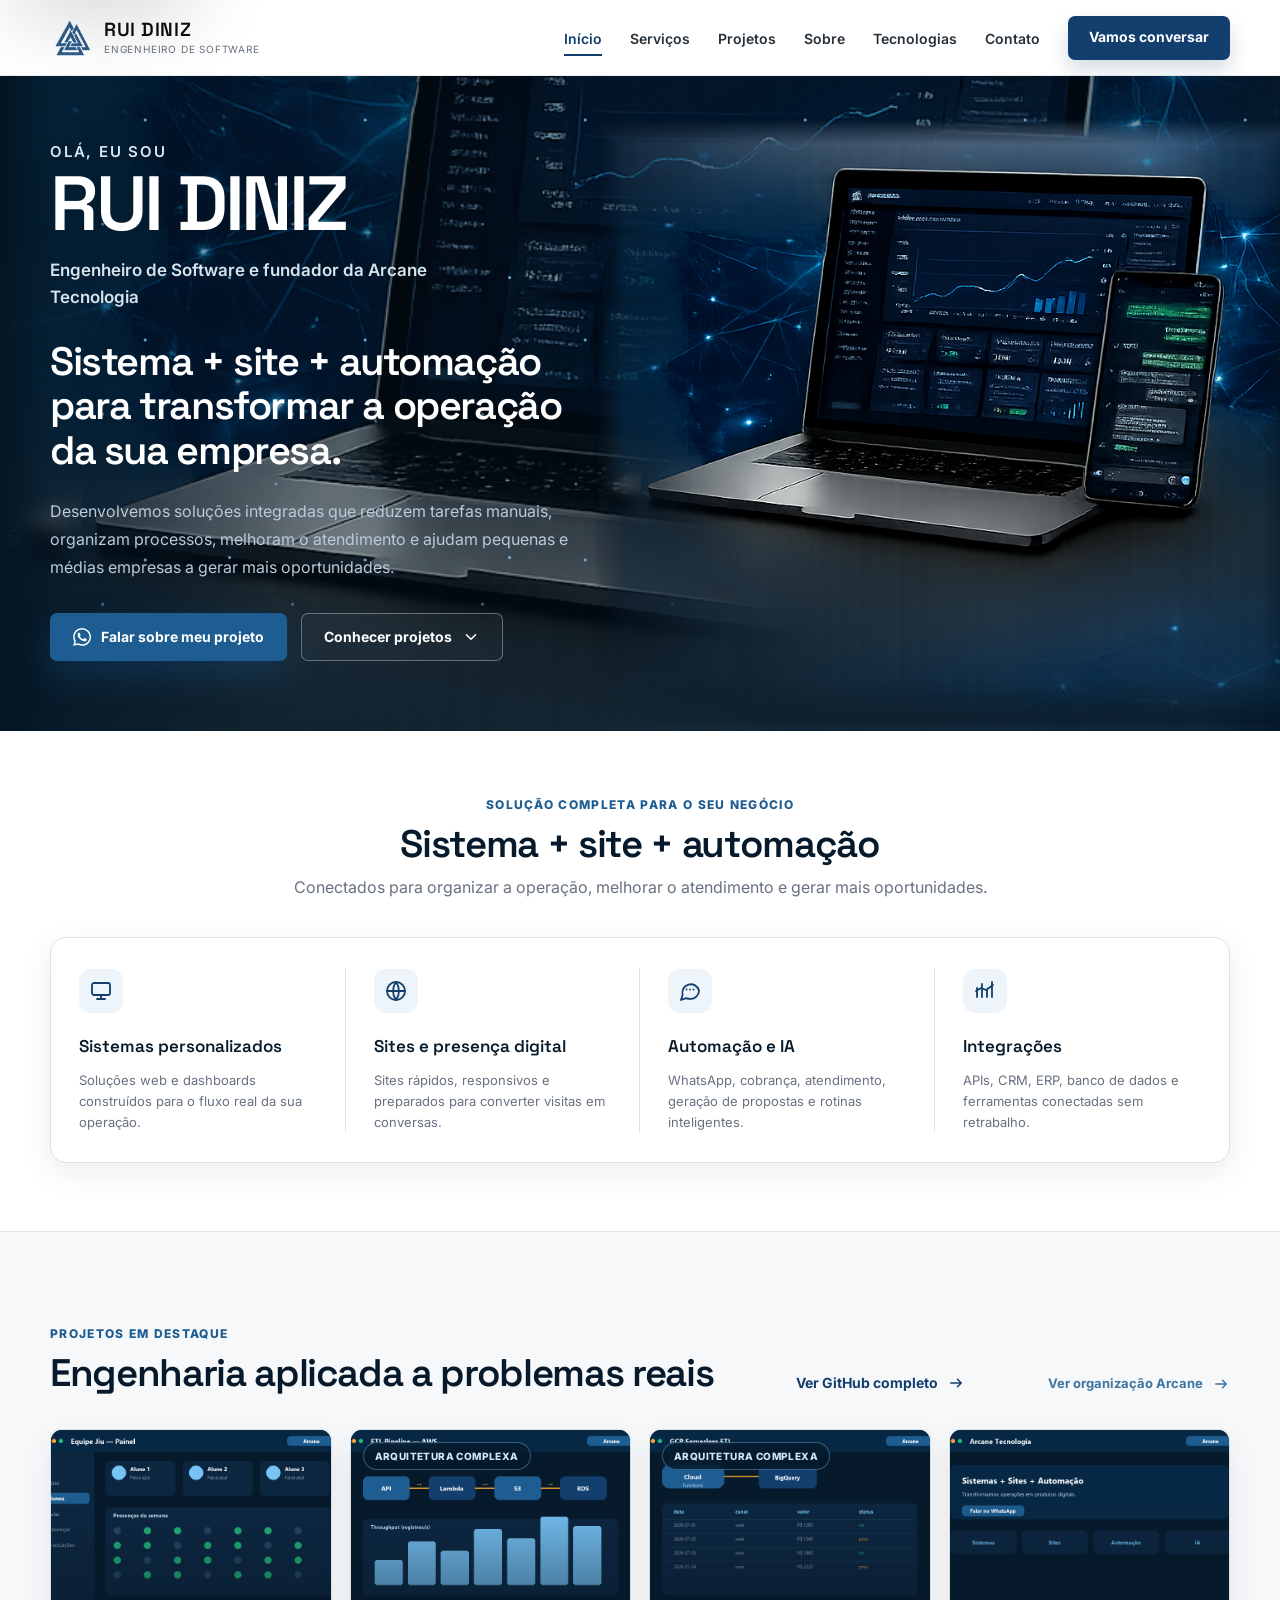
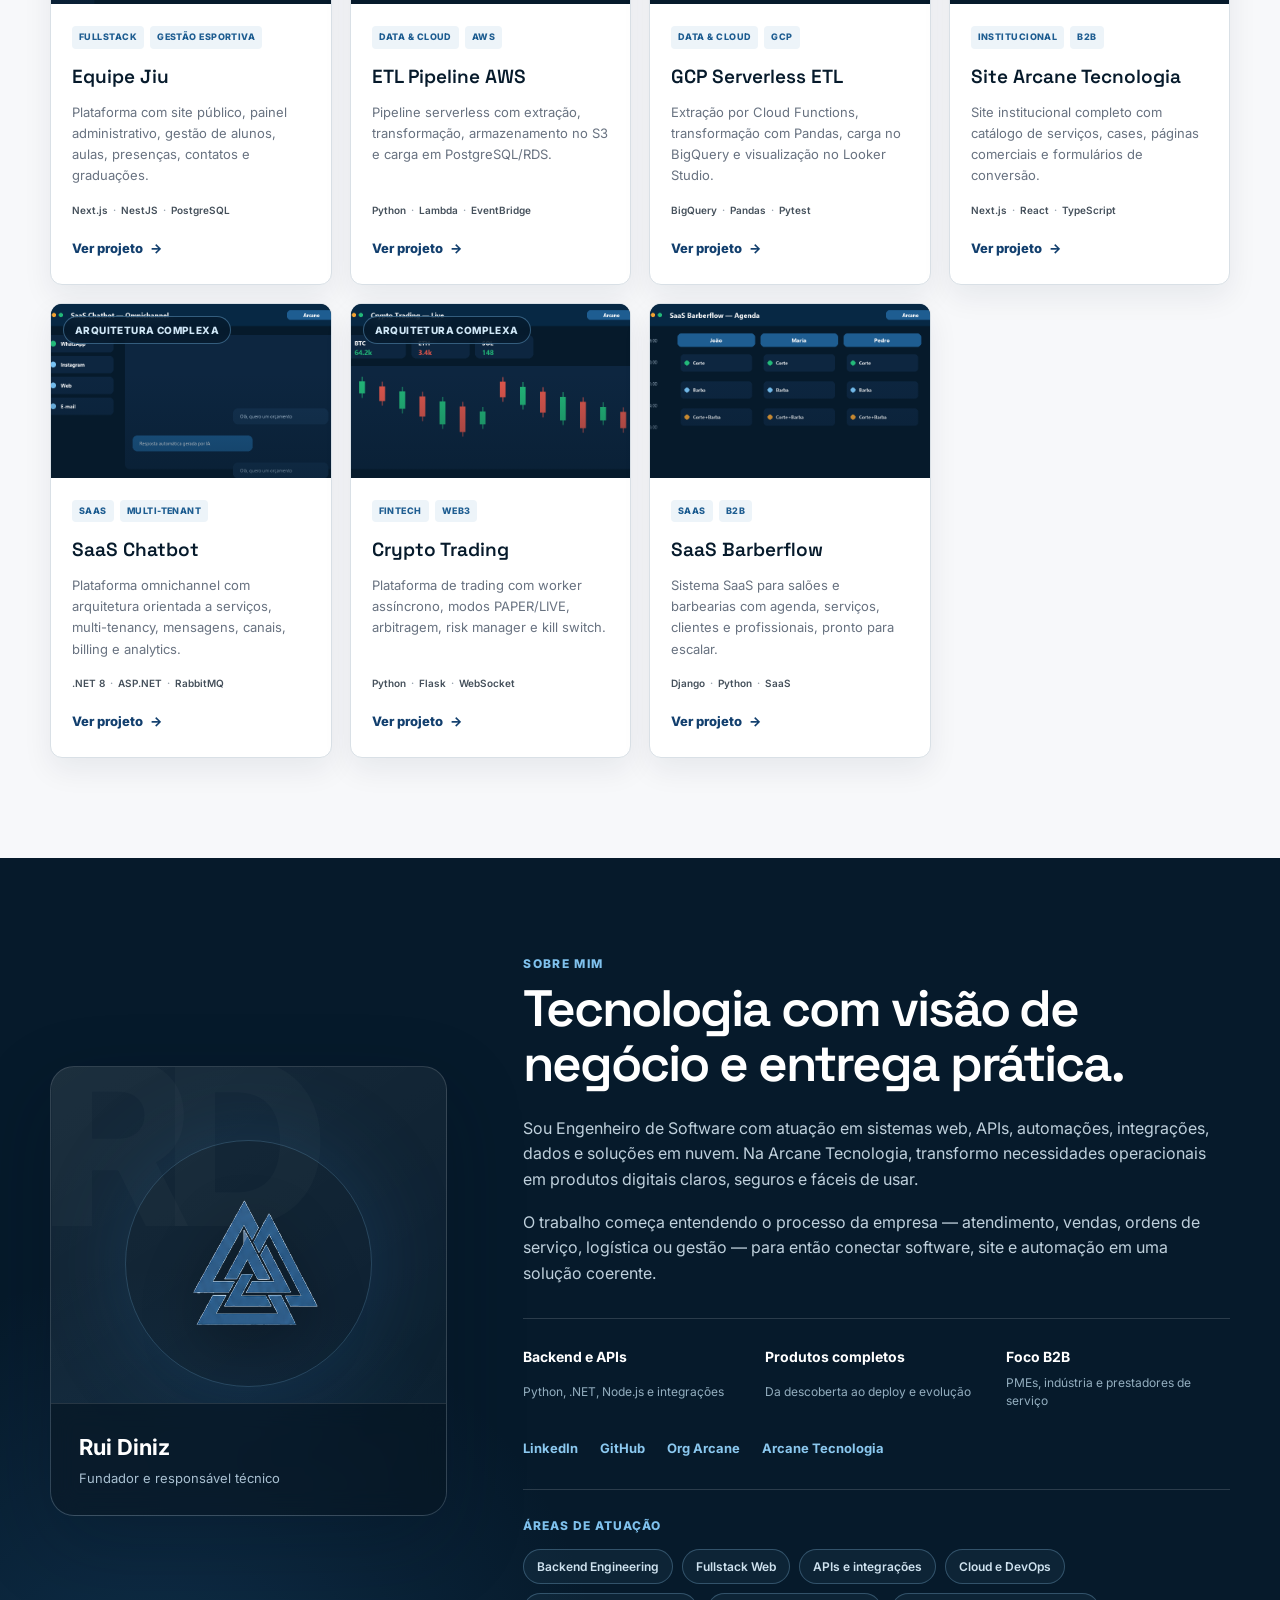
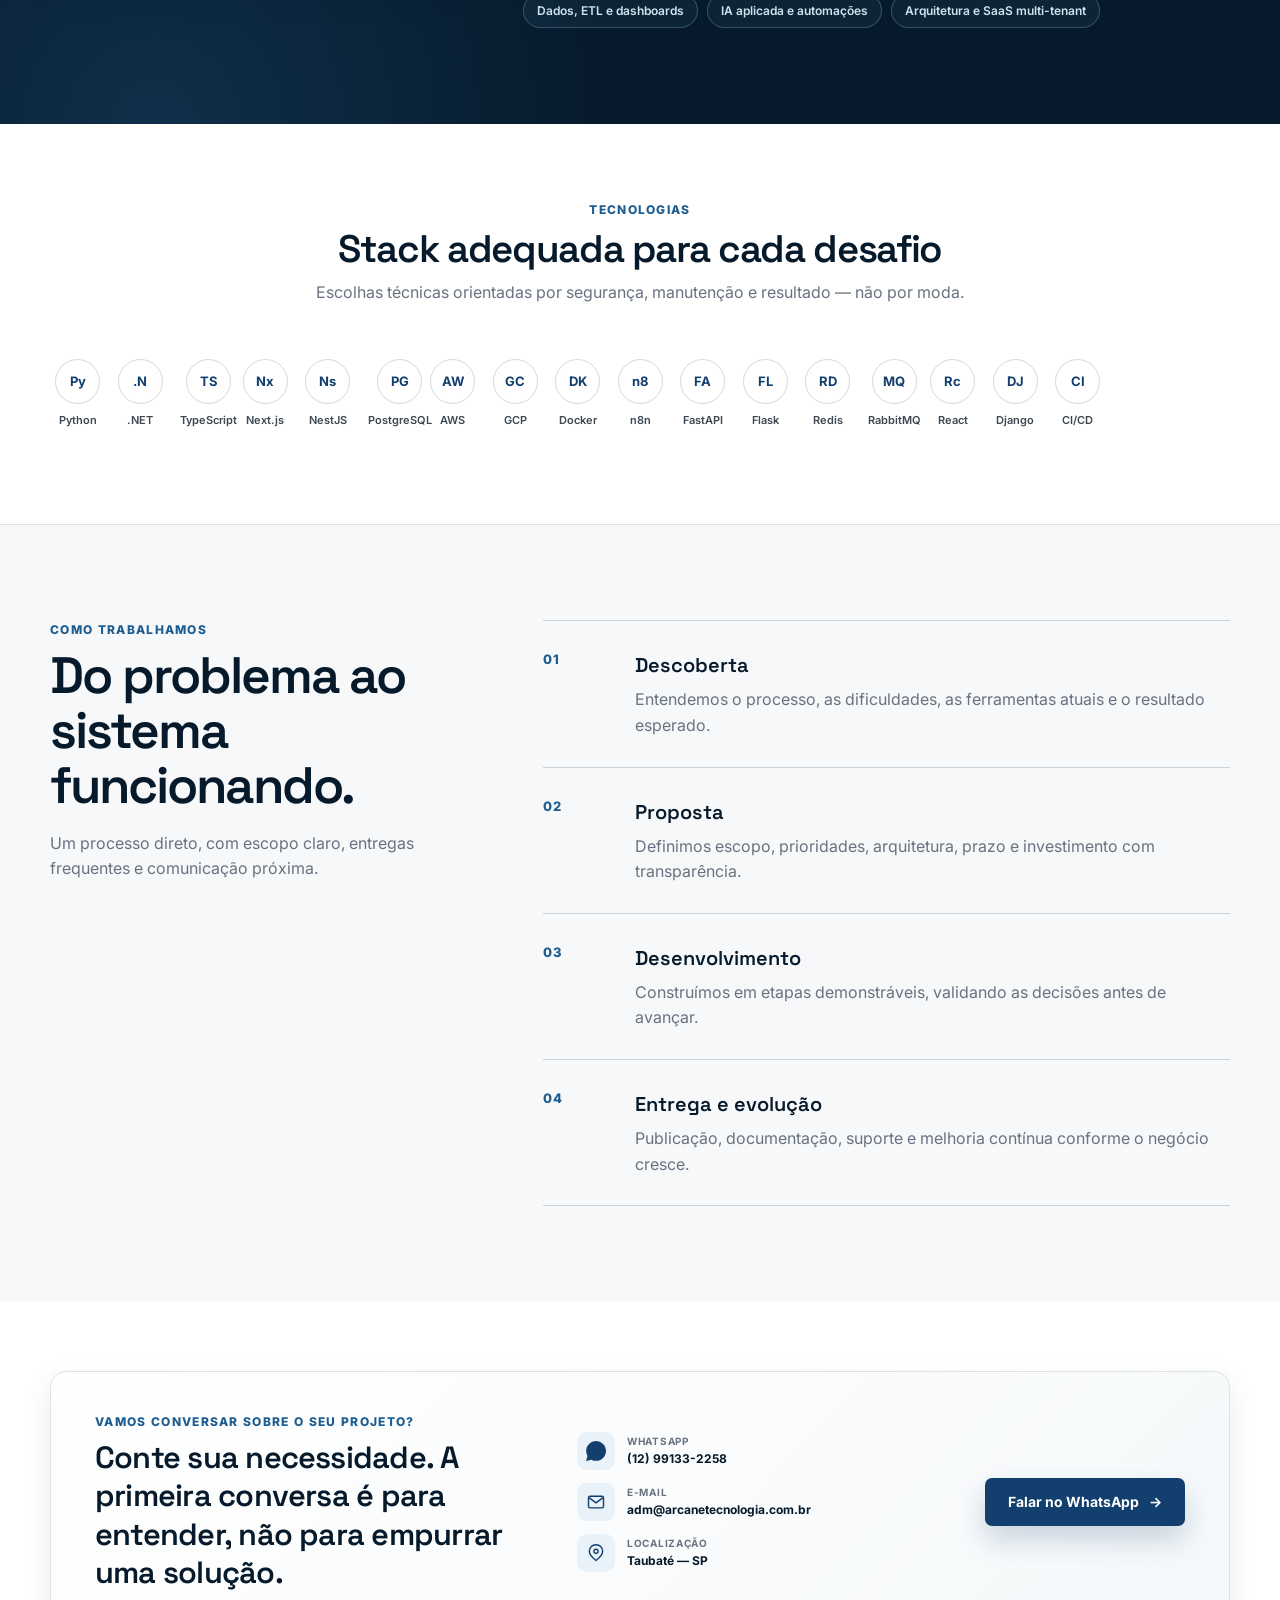
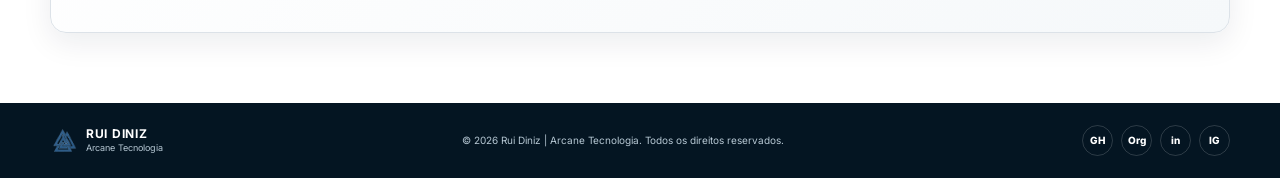
<file: index.html>
<!doctype html>
<html lang="pt-BR">
<head>
  <meta charset="utf-8">
  <meta name="viewport" content="width=device-width, initial-scale=1">
  <title>Rui Diniz | Sistemas, sites e automações para empresas</title>
  <meta name="description" content="Rui Diniz, Engenheiro de Software e fundador da Arcane Tecnologia. Sistemas personalizados, sites, automações e IA para pequenas e médias empresas.">
  <meta name="theme-color" content="#061A2B">
  <meta name="robots" content="index,follow">
  <link rel="icon" href="assets/favicon.svg" type="image/svg+xml">
  <link rel="preconnect" href="https://fonts.googleapis.com">
  <link rel="preconnect" href="https://fonts.gstatic.com" crossorigin>
  <link rel="stylesheet" href="https://fonts.googleapis.com/css2?family=Inter:wght@400;500;600;700;800&family=Space+Grotesk:wght@500;600;700&display=swap">
  <link rel="stylesheet" href="styles.css">

  <meta property="og:type" content="website">
  <meta property="og:locale" content="pt_BR">
  <meta property="og:title" content="Rui Diniz | Sistema + site + automação">
  <meta property="og:description" content="Soluções integradas para organizar operações, melhorar o atendimento e gerar oportunidades para sua empresa.">
  <meta property="og:image" content="assets/images/og-cover.jpg">
  <meta property="og:site_name" content="Rui Diniz — Arcane Tecnologia">
  <meta name="twitter:card" content="summary_large_image">

  <script type="application/ld+json">
  {
    "@context": "https://schema.org",
    "@graph": [
      {
        "@type": "Person",
        "name": "Rui Diniz",
        "jobTitle": "Engenheiro de Software",
        "url": "https://github.com/Dev-RuiDiniz",
        "sameAs": [
          "https://github.com/Dev-RuiDiniz",
          "https://github.com/Arcane-Tecnologia",
          "https://www.linkedin.com/in/ruif-diniz",
          "https://www.instagram.com/arcane_tecnologia/"
        ],
        "worksFor": {"@id": "#arcane"}
      },
      {
        "@type": "Organization",
        "@id": "#arcane",
        "name": "Arcane Tecnologia",
        "url": "https://arcanetecnologia.com.br/",
        "email": "adm@arcanetecnologia.com.br",
        "telephone": "+55 12 99133-2258",
        "description": "Engenharia de software e soluções inteligentes para pequenas e médias empresas."
      }
    ]
  }
  </script>
</head>
<body>
  <a class="skip-link" href="#conteudo">Ir para o conteúdo</a>

  <header class="site-header" id="inicio">
    <div class="container header-inner">
      <a class="personal-brand" href="#inicio" aria-label="Rui Diniz, início">
        <img src="assets/images/arcane-mark.png" alt="" width="44" height="50">
        <span class="brand-copy">
          <strong>Rui Diniz</strong>
          <small>Engenheiro de Software</small>
        </span>
      </a>

      <button class="menu-toggle" type="button" aria-expanded="false" aria-controls="main-nav" aria-label="Abrir menu">
        <span></span><span></span><span></span>
      </button>

      <nav class="main-nav" id="main-nav" aria-label="Navegação principal">
        <a href="#inicio" data-nav="inicio">Início</a>
        <a href="#servicos" data-nav="servicos">Serviços</a>
        <a href="#projetos" data-nav="projetos">Projetos</a>
        <a href="#sobre" data-nav="sobre">Sobre</a>
        <a href="#tecnologias" data-nav="tecnologias">Tecnologias</a>
        <a href="#contato" data-nav="contato">Contato</a>
      </nav>

      <a class="button button-header" href="https://wa.me/5512991332258?text=Ol%C3%A1%2C%20Rui!%20Gostaria%20de%20conversar%20sobre%20um%20projeto%20para%20minha%20empresa." target="_blank" rel="noopener noreferrer">
        Vamos conversar
      </a>
    </div>
  </header>

  <main id="conteudo">
    <section class="hero section-dark" aria-labelledby="hero-title">
      <div class="hero-grid" aria-hidden="true"></div>
      <video class="hero-video" autoplay muted loop playsinline preload="auto" aria-hidden="true" poster="assets/images/hero-devices.png">
        <source src="assets/video/hero-code-rain.mp4" type="video/mp4">
      </video>
      <div class="container hero-inner">
        <div class="hero-copy reveal">
          <p class="hero-intro">Olá, eu sou</p>
          <h1 id="hero-title">Rui Diniz</h1>
          <p class="hero-role">Engenheiro de Software e fundador da Arcane Tecnologia</p>
          <h2>Sistema + site + automação para transformar a operação da sua empresa.</h2>
          <p class="hero-description">
            Desenvolvemos soluções integradas que reduzem tarefas manuais, organizam processos,
            melhoram o atendimento e ajudam pequenas e médias empresas a gerar mais oportunidades.
          </p>
          <div class="hero-actions">
            <a class="button button-primary" href="https://wa.me/5512991332258?text=Ol%C3%A1%2C%20Rui!%20Gostaria%20de%20conversar%20sobre%20um%20projeto%20para%20minha%20empresa." target="_blank" rel="noopener noreferrer">
              <svg viewBox="0 0 24 24" aria-hidden="true"><path d="M20.5 3.5A11.8 11.8 0 0 0 12.08 0C5.52 0 .18 5.34.18 11.9c0 2.1.55 4.15 1.6 5.96L.08 24l6.3-1.65a11.9 11.9 0 0 0 5.7 1.45h.01C18.65 23.8 24 18.46 24 11.9c0-3.18-1.24-6.16-3.5-8.4ZM12.08 21.8h-.01a9.9 9.9 0 0 1-5.05-1.38l-.36-.22-3.74.98 1-3.64-.24-.38a9.88 9.88 0 0 1-1.5-5.26c0-5.46 4.45-9.9 9.92-9.9a9.83 9.83 0 0 1 7.01 2.9 9.82 9.82 0 0 1 2.9 7.01c-.01 5.46-4.46 9.9-9.93 9.9Zm5.43-7.42c-.3-.15-1.76-.87-2.03-.97-.27-.1-.47-.15-.67.15-.2.3-.77.97-.94 1.17-.17.2-.35.22-.64.07-.3-.15-1.25-.46-2.38-1.47a8.93 8.93 0 0 1-1.65-2.05c-.17-.3-.02-.46.13-.6.13-.13.3-.35.45-.52.15-.17.2-.3.3-.5.1-.2.05-.37-.02-.52-.08-.15-.67-1.61-.92-2.21-.24-.58-.49-.5-.67-.51h-.57c-.2 0-.52.07-.8.37-.27.3-1.04 1.02-1.04 2.48 0 1.46 1.07 2.88 1.22 3.08.15.2 2.1 3.2 5.08 4.49.71.3 1.26.49 1.7.63.71.23 1.36.2 1.87.12.57-.08 1.76-.72 2-1.41.25-.7.25-1.3.18-1.42-.08-.13-.27-.2-.57-.35Z" fill="currentColor"/></svg>
              Falar sobre meu projeto
            </a>
            <a class="button button-secondary" href="#projetos">
              Conhecer projetos
              <svg viewBox="0 0 24 24" aria-hidden="true"><path d="m6 9 6 6 6-6" fill="none" stroke="currentColor" stroke-width="2" stroke-linecap="round" stroke-linejoin="round"/></svg>
            </a>
          </div>

        </div>

        <div class="hero-visual reveal" aria-label="Notebook e celular exibindo sistemas e automações">
          <div class="hero-glow"></div>
          <img src="assets/images/hero-devices.png" alt="Notebook com dashboard e celular com atendimento automatizado" width="856" height="730">
        </div>
      </div>
    </section>

    <section class="solution-strip" id="servicos" aria-labelledby="services-title">
      <div class="container">
        <div class="section-heading centered reveal">
          <p>Solução completa para o seu negócio</p>
          <h2 id="services-title">Sistema + site + automação</h2>
          <span>Conectados para organizar a operação, melhorar o atendimento e gerar mais oportunidades.</span>
        </div>

        <div class="service-rail reveal">
          <article class="service-item">
            <div class="service-icon">
              <svg viewBox="0 0 24 24" aria-hidden="true"><rect x="3" y="4" width="18" height="12" rx="2"/><path d="M8 20h8m-4-4v4"/></svg>
            </div>
            <h3>Sistemas personalizados</h3>
            <p>Soluções web e dashboards construídos para o fluxo real da sua operação.</p>
          </article>
          <article class="service-item">
            <div class="service-icon">
              <svg viewBox="0 0 24 24" aria-hidden="true"><circle cx="12" cy="12" r="9"/><path d="M3 12h18M12 3a15 15 0 0 1 0 18M12 3a15 15 0 0 0 0 18"/></svg>
            </div>
            <h3>Sites e presença digital</h3>
            <p>Sites rápidos, responsivos e preparados para converter visitas em conversas.</p>
          </article>
          <article class="service-item">
            <div class="service-icon">
              <svg viewBox="0 0 24 24" aria-hidden="true"><path d="M21 11.5a8.4 8.4 0 0 1-9 8.4 8.9 8.9 0 0 1-3.8-.8L3 21l1.6-5a8.3 8.3 0 1 1 16.4-4.5Z"/><path d="M8.5 10.5h.01m3.49 0h.01m3.49 0h.01"/></svg>
            </div>
            <h3>Automação e IA</h3>
            <p>WhatsApp, cobrança, atendimento, geração de propostas e rotinas inteligentes.</p>
          </article>
          <article class="service-item">
            <div class="service-icon">
              <svg viewBox="0 0 24 24" aria-hidden="true"><path d="M4 18V9m5 9V5m5 13v-7m5 7V3"/><path d="m3 12 5-3 5 2 7-5"/></svg>
            </div>
            <h3>Integrações</h3>
            <p>APIs, CRM, ERP, banco de dados e ferramentas conectadas sem retrabalho.</p>
          </article>
        </div>
      </div>
    </section>

    <section class="projects-section" id="projetos" aria-labelledby="projects-title">
      <div class="container">
        <div class="section-heading split reveal">
          <div>
            <p>Projetos em destaque</p>
            <h2 id="projects-title">Engenharia aplicada a problemas reais</h2>
          </div>
          <a class="text-link" href="https://github.com/Dev-RuiDiniz" target="_blank" rel="noopener noreferrer">
            Ver GitHub completo
            <svg viewBox="0 0 24 24" aria-hidden="true"><path d="M5 12h14m-5-5 5 5-5 5" fill="none" stroke="currentColor" stroke-width="2" stroke-linecap="round" stroke-linejoin="round"/></svg>
          </a>
          <a class="text-link text-link-org" href="https://github.com/Arcane-Tecnologia" target="_blank" rel="noopener noreferrer">
            Ver organização Arcane
            <svg viewBox="0 0 24 24" aria-hidden="true"><path d="M5 12h14m-5-5 5 5-5 5" fill="none" stroke="currentColor" stroke-width="2" stroke-linecap="round" stroke-linejoin="round"/></svg>
          </a>
        </div>

        <div class="project-grid">
          <article class="project-card reveal">
            <div class="project-preview preview-img">
              <img src="assets/images/projects/equipe-jiu.png" alt="Painel administrativo da plataforma Equipe Jiu" loading="lazy" width="800" height="450">
            </div>
            <div class="project-body">
              <div class="project-meta"><span>Fullstack</span><span>Gestão esportiva</span></div>
              <h3>Equipe Jiu</h3>
              <p>Plataforma com site público, painel administrativo, gestão de alunos, aulas, presenças, contatos e graduações.</p>
              <div class="stack-list"><span>Next.js</span><span>NestJS</span><span>PostgreSQL</span></div>
              <a href="https://github.com/Dev-RuiDiniz/equipe_jiu" target="_blank" rel="noopener noreferrer">Ver projeto <span aria-hidden="true">→</span></a>
            </div>
          </article>

          <article class="project-card reveal">
            <div class="project-preview preview-img">
              <span class="project-badge">Arquitetura complexa</span>
              <img src="assets/images/projects/etl-aws.png" alt="Pipeline ETL em AWS com API, Lambda, S3 e RDS" loading="lazy" width="800" height="450">
            </div>
            <div class="project-body">
              <div class="project-meta"><span>Data & Cloud</span><span>AWS</span></div>
              <h3>ETL Pipeline AWS</h3>
              <p>Pipeline serverless com extração, transformação, armazenamento no S3 e carga em PostgreSQL/RDS.</p>
              <div class="stack-list"><span>Python</span><span>Lambda</span><span>EventBridge</span></div>
              <a href="https://github.com/Dev-RuiDiniz/etl-pipeline-aws" target="_blank" rel="noopener noreferrer">Ver projeto <span aria-hidden="true">→</span></a>
            </div>
          </article>

          <article class="project-card reveal">
            <div class="project-preview preview-img">
              <span class="project-badge">Arquitetura complexa</span>
              <img src="assets/images/projects/etl-gcp.png" alt="Pipeline serverless GCP com Cloud Functions e BigQuery" loading="lazy" width="800" height="450">
            </div>
            <div class="project-body">
              <div class="project-meta"><span>Data & Cloud</span><span>GCP</span></div>
              <h3>GCP Serverless ETL</h3>
              <p>Extração por Cloud Functions, transformação com Pandas, carga no BigQuery e visualização no Looker Studio.</p>
              <div class="stack-list"><span>BigQuery</span><span>Pandas</span><span>Pytest</span></div>
              <a href="https://github.com/Dev-RuiDiniz/gcp-serverless-etl-pipeline" target="_blank" rel="noopener noreferrer">Ver projeto <span aria-hidden="true">→</span></a>
            </div>
          </article>

          <article class="project-card reveal">
            <div class="project-preview preview-img">
              <img src="assets/images/projects/site-arcane.png" alt="Site institucional da Arcane Tecnologia" loading="lazy" width="800" height="450">
            </div>
            <div class="project-body">
              <div class="project-meta"><span>Institucional</span><span>B2B</span></div>
              <h3>Site Arcane Tecnologia</h3>
              <p>Site institucional completo com catálogo de serviços, cases, páginas comerciais e formulários de conversão.</p>
              <div class="stack-list"><span>Next.js</span><span>React</span><span>TypeScript</span></div>
              <a href="https://github.com/Arcane-Tecnologia/Site_Arcane" target="_blank" rel="noopener noreferrer">Ver projeto <span aria-hidden="true">→</span></a>
            </div>
          </article>

          <article class="project-card reveal">
            <div class="project-preview preview-img">
              <span class="project-badge">Arquitetura complexa</span>
              <img src="assets/images/projects/saas-chatbot.png" alt="Plataforma omnichannel SaaS Chatbot com canais e mensagens" loading="lazy" width="800" height="450">
            </div>
            <div class="project-body">
              <div class="project-meta"><span>SaaS</span><span>Multi-tenant</span></div>
              <h3>SaaS Chatbot</h3>
              <p>Plataforma omnichannel com arquitetura orientada a serviços, multi-tenancy, mensagens, canais, billing e analytics.</p>
              <div class="stack-list"><span>.NET 8</span><span>ASP.NET</span><span>RabbitMQ</span></div>
              <a href="https://github.com/Dev-RuiDiniz/SaaS-Chatbot" target="_blank" rel="noopener noreferrer">Ver projeto <span aria-hidden="true">→</span></a>
            </div>
          </article>

          <article class="project-card reveal">
            <div class="project-preview preview-img">
              <span class="project-badge">Arquitetura complexa</span>
              <img src="assets/images/projects/crypto-trading.png" alt="Plataforma de trading cripto com ticker e candlesticks" loading="lazy" width="800" height="450">
            </div>
            <div class="project-body">
              <div class="project-meta"><span>Fintech</span><span>Web3</span></div>
              <h3>Crypto Trading</h3>
              <p>Plataforma de trading com worker assíncrono, modos PAPER/LIVE, arbitragem, risk manager e kill switch.</p>
              <div class="stack-list"><span>Python</span><span>Flask</span><span>WebSocket</span></div>
              <a href="https://github.com/Dev-RuiDiniz/Crypto" target="_blank" rel="noopener noreferrer">Ver projeto <span aria-hidden="true">→</span></a>
            </div>
          </article>

          <article class="project-card reveal">
            <div class="project-preview preview-img">
              <img src="assets/images/projects/saas-barberflow.png" alt="Agenda do SaaS Barberflow com profissionais e agendamentos" loading="lazy" width="800" height="450">
            </div>
            <div class="project-body">
              <div class="project-meta"><span>SaaS</span><span>B2B</span></div>
              <h3>SaaS Barberflow</h3>
              <p>Sistema SaaS para salões e barbearias com agenda, serviços, clientes e profissionais, pronto para escalar.</p>
              <div class="stack-list"><span>Django</span><span>Python</span><span>SaaS</span></div>
              <a href="https://github.com/Dev-RuiDiniz/saas-barberflow" target="_blank" rel="noopener noreferrer">Ver projeto <span aria-hidden="true">→</span></a>
            </div>
          </article>
        </div>
      </div>
    </section>

    <section class="about-section section-dark" id="sobre" aria-labelledby="about-title">
      <div class="container about-grid">
        <div class="founder-card reveal">
          <div class="founder-mark">
            <img src="assets/images/arcane-mark.png" alt="Símbolo da Arcane Tecnologia" width="150" height="172">
          </div>
          <div class="founder-signature">
            <strong>Rui Diniz</strong>
            <span>Fundador e responsável técnico</span>
          </div>
        </div>

        <div class="about-copy reveal">
          <p>Sobre mim</p>
          <h2 id="about-title">Tecnologia com visão de negócio e entrega prática.</h2>
          <p>
            Sou Engenheiro de Software com atuação em sistemas web, APIs, automações, integrações,
            dados e soluções em nuvem. Na Arcane Tecnologia, transformo necessidades operacionais
            em produtos digitais claros, seguros e fáceis de usar.
          </p>
          <p>
            O trabalho começa entendendo o processo da empresa — atendimento, vendas, ordens de
            serviço, logística ou gestão — para então conectar software, site e automação em uma
            solução coerente.
          </p>
          <div class="about-points">
            <div><strong>Backend e APIs</strong><span>Python, .NET, Node.js e integrações</span></div>
            <div><strong>Produtos completos</strong><span>Da descoberta ao deploy e evolução</span></div>
            <div><strong>Foco B2B</strong><span>PMEs, indústria e prestadores de serviço</span></div>
          </div>
          <div class="about-links">
            <a href="https://www.linkedin.com/in/ruif-diniz" target="_blank" rel="noopener noreferrer">LinkedIn</a>
            <a href="https://github.com/Dev-RuiDiniz" target="_blank" rel="noopener noreferrer">GitHub</a>
            <a href="https://github.com/Arcane-Tecnologia" target="_blank" rel="noopener noreferrer">Org Arcane</a>
            <a href="https://arcanetecnologia.com.br/" target="_blank" rel="noopener noreferrer">Arcane Tecnologia</a>
          </div>
          <div class="about-interests">
            <span>Áreas de atuação</span>
            <ul>
              <li>Backend Engineering</li>
              <li>Fullstack Web</li>
              <li>APIs e integrações</li>
              <li>Cloud e DevOps</li>
              <li>Dados, ETL e dashboards</li>
              <li>IA aplicada e automações</li>
              <li>Arquitetura e SaaS multi-tenant</li>
            </ul>
          </div>
        </div>
      </div>
    </section>

    <section class="technology-section" id="tecnologias" aria-labelledby="technology-title">
      <div class="container">
        <div class="section-heading centered reveal">
          <p>Tecnologias</p>
          <h2 id="technology-title">Stack adequada para cada desafio</h2>
          <span>Escolhas técnicas orientadas por segurança, manutenção e resultado — não por moda.</span>
        </div>
        <div class="technology-marquee reveal" aria-label="Tecnologias utilizadas">
          <div class="tech-item"><b>Py</b><span>Python</span></div>
          <div class="tech-item"><b>.N</b><span>.NET</span></div>
          <div class="tech-item"><b>TS</b><span>TypeScript</span></div>
          <div class="tech-item"><b>Nx</b><span>Next.js</span></div>
          <div class="tech-item"><b>Ns</b><span>NestJS</span></div>
          <div class="tech-item"><b>PG</b><span>PostgreSQL</span></div>
          <div class="tech-item"><b>AW</b><span>AWS</span></div>
          <div class="tech-item"><b>GC</b><span>GCP</span></div>
          <div class="tech-item"><b>DK</b><span>Docker</span></div>
          <div class="tech-item"><b>n8</b><span>n8n</span></div>
          <div class="tech-item"><b>FA</b><span>FastAPI</span></div>
          <div class="tech-item"><b>FL</b><span>Flask</span></div>
          <div class="tech-item"><b>RD</b><span>Redis</span></div>
          <div class="tech-item"><b>MQ</b><span>RabbitMQ</span></div>
          <div class="tech-item"><b>Rc</b><span>React</span></div>
          <div class="tech-item"><b>DJ</b><span>Django</span></div>
          <div class="tech-item"><b>CI</b><span>CI/CD</span></div>
        </div>
      </div>
    </section>

    <section class="process-section" aria-labelledby="process-title">
      <div class="container process-grid">
        <div class="process-intro reveal">
          <p>Como trabalhamos</p>
          <h2 id="process-title">Do problema ao sistema funcionando.</h2>
          <span>Um processo direto, com escopo claro, entregas frequentes e comunicação próxima.</span>
        </div>
        <ol class="process-steps">
          <li class="reveal"><span>01</span><div><h3>Descoberta</h3><p>Entendemos o processo, as dificuldades, as ferramentas atuais e o resultado esperado.</p></div></li>
          <li class="reveal"><span>02</span><div><h3>Proposta</h3><p>Definimos escopo, prioridades, arquitetura, prazo e investimento com transparência.</p></div></li>
          <li class="reveal"><span>03</span><div><h3>Desenvolvimento</h3><p>Construímos em etapas demonstráveis, validando as decisões antes de avançar.</p></div></li>
          <li class="reveal"><span>04</span><div><h3>Entrega e evolução</h3><p>Publicação, documentação, suporte e melhoria contínua conforme o negócio cresce.</p></div></li>
        </ol>
      </div>
    </section>

    <section class="contact-section" id="contato" aria-labelledby="contact-title">
      <div class="container contact-box reveal">
        <div class="contact-copy">
          <p>Vamos conversar sobre o seu projeto?</p>
          <h2 id="contact-title">Conte sua necessidade. A primeira conversa é para entender, não para empurrar uma solução.</h2>
        </div>
        <div class="contact-channels">
          <a href="https://wa.me/5512991332258?text=Ol%C3%A1%2C%20Rui!%20Gostaria%20de%20conversar%20sobre%20um%20projeto%20para%20minha%20empresa." target="_blank" rel="noopener noreferrer">
            <span class="contact-icon">
              <svg viewBox="0 0 24 24" aria-hidden="true"><path d="M20.5 3.5A11.8 11.8 0 0 0 12.08 0C5.52 0 .18 5.34.18 11.9c0 2.1.55 4.15 1.6 5.96L.08 24l6.3-1.65a11.9 11.9 0 0 0 5.7 1.45h.01C18.65 23.8 24 18.46 24 11.9c0-3.18-1.24-6.16-3.5-8.4Z" fill="currentColor"/></svg>
            </span>
            <span><small>WhatsApp</small><strong>(12) 99133-2258</strong></span>
          </a>
          <a href="mailto:adm@arcanetecnologia.com.br">
            <span class="contact-icon">
              <svg viewBox="0 0 24 24" aria-hidden="true"><rect x="3" y="5" width="18" height="14" rx="2"/><path d="m4 7 8 6 8-6"/></svg>
            </span>
            <span><small>E-mail</small><strong>adm@arcanetecnologia.com.br</strong></span>
          </a>
          <div class="contact-location">
            <span class="contact-icon">
              <svg viewBox="0 0 24 24" aria-hidden="true"><path d="M20 10c0 5-8 11-8 11S4 15 4 10a8 8 0 1 1 16 0Z"/><circle cx="12" cy="10" r="2.5"/></svg>
            </span>
            <span><small>Localização</small><strong>Taubaté — SP</strong></span>
          </div>
        </div>
        <a class="button button-contact" href="https://wa.me/5512991332258?text=Ol%C3%A1%2C%20Rui!%20Gostaria%20de%20conversar%20sobre%20um%20projeto%20para%20minha%20empresa." target="_blank" rel="noopener noreferrer">
          Falar no WhatsApp
          <span aria-hidden="true">→</span>
        </a>
      </div>
    </section>
  </main>

  <footer class="site-footer">
    <div class="container footer-inner">
      <div class="footer-brand">
        <img src="assets/images/arcane-mark.png" alt="" width="34" height="39">
        <span><strong>Rui Diniz</strong><small>Arcane Tecnologia</small></span>
      </div>
      <p>© <span id="current-year">2026</span> Rui Diniz | Arcane Tecnologia. Todos os direitos reservados.</p>
      <div class="social-links" aria-label="Redes sociais">
        <a href="https://github.com/Dev-RuiDiniz" target="_blank" rel="noopener noreferrer" aria-label="GitHub">GH</a>
        <a href="https://github.com/Arcane-Tecnologia" target="_blank" rel="noopener noreferrer" aria-label="Organização Arcane Tecnologia">Org</a>
        <a href="https://www.linkedin.com/in/ruif-diniz" target="_blank" rel="noopener noreferrer" aria-label="LinkedIn">in</a>
        <a href="https://www.instagram.com/arcane_tecnologia/" target="_blank" rel="noopener noreferrer" aria-label="Instagram">IG</a>
      </div>
    </div>
  </footer>

  <script src="script.js" defer></script>
</body>
</html>
</file>
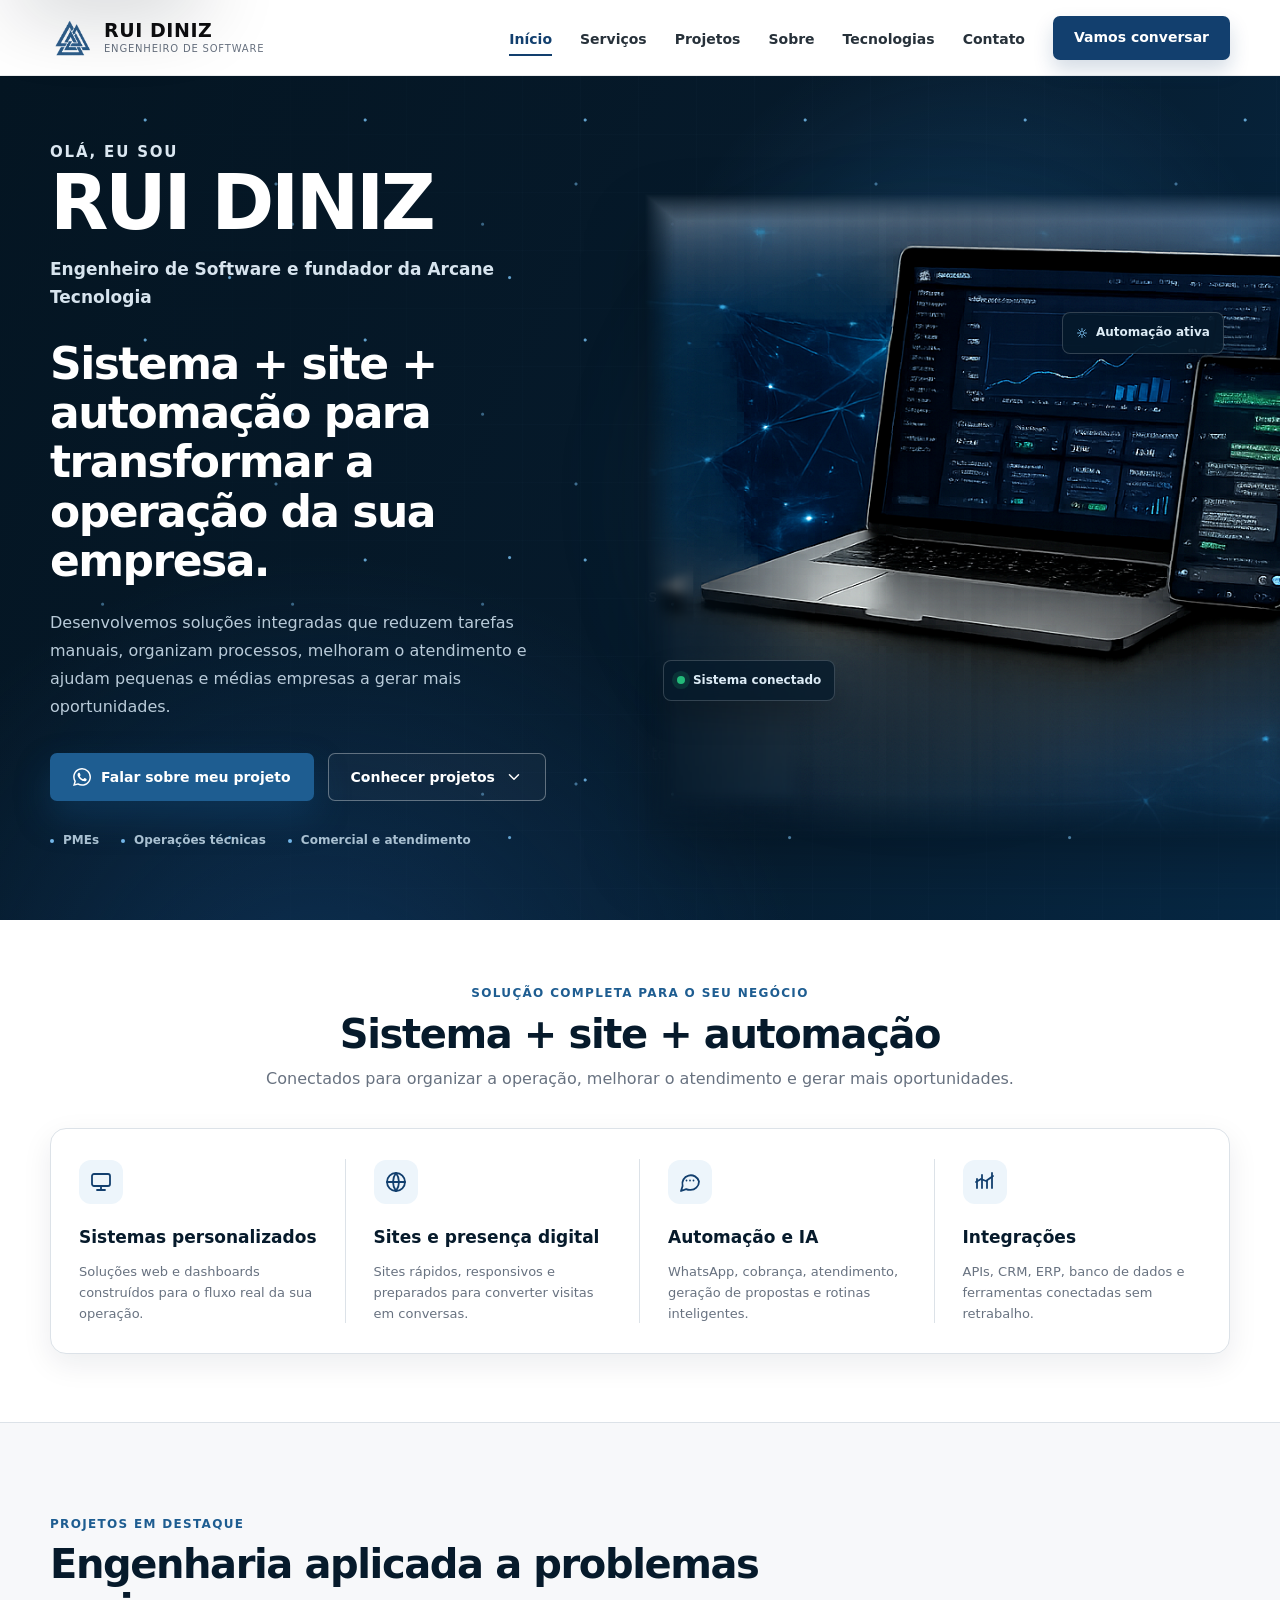
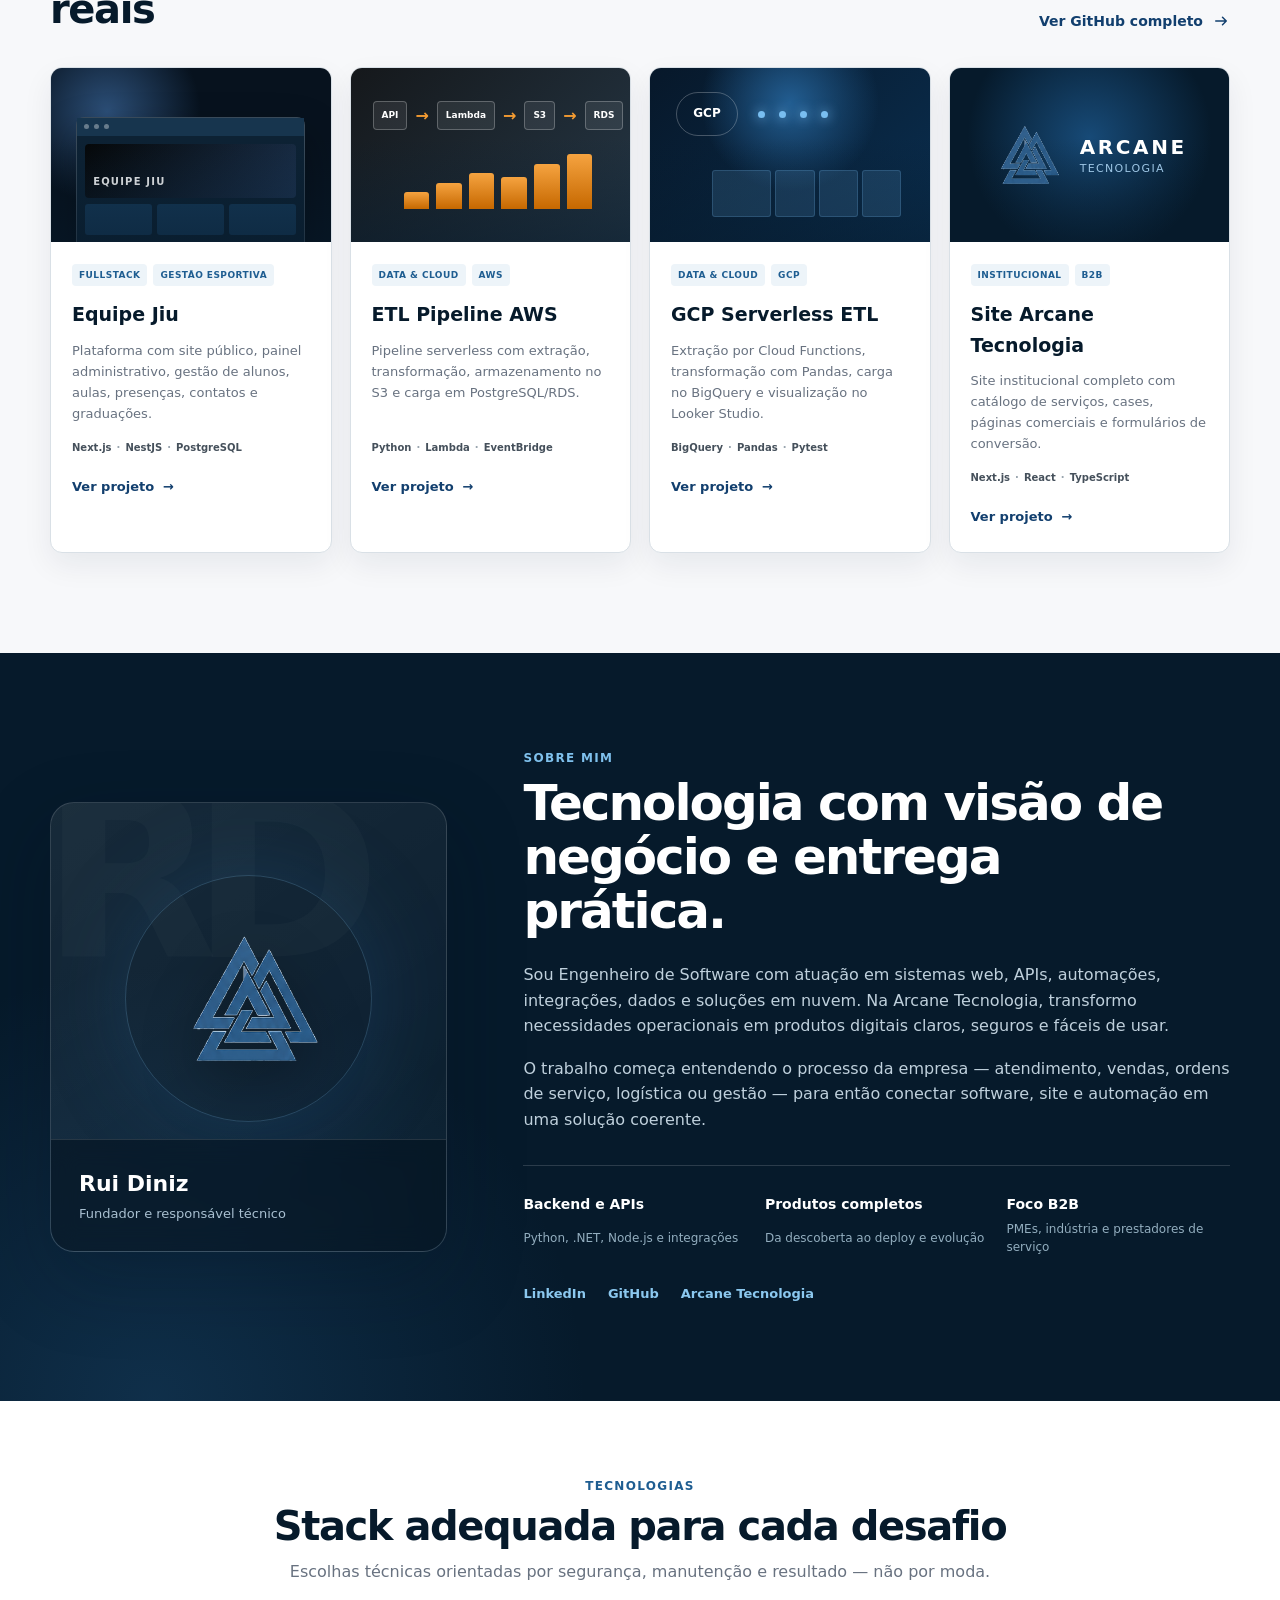
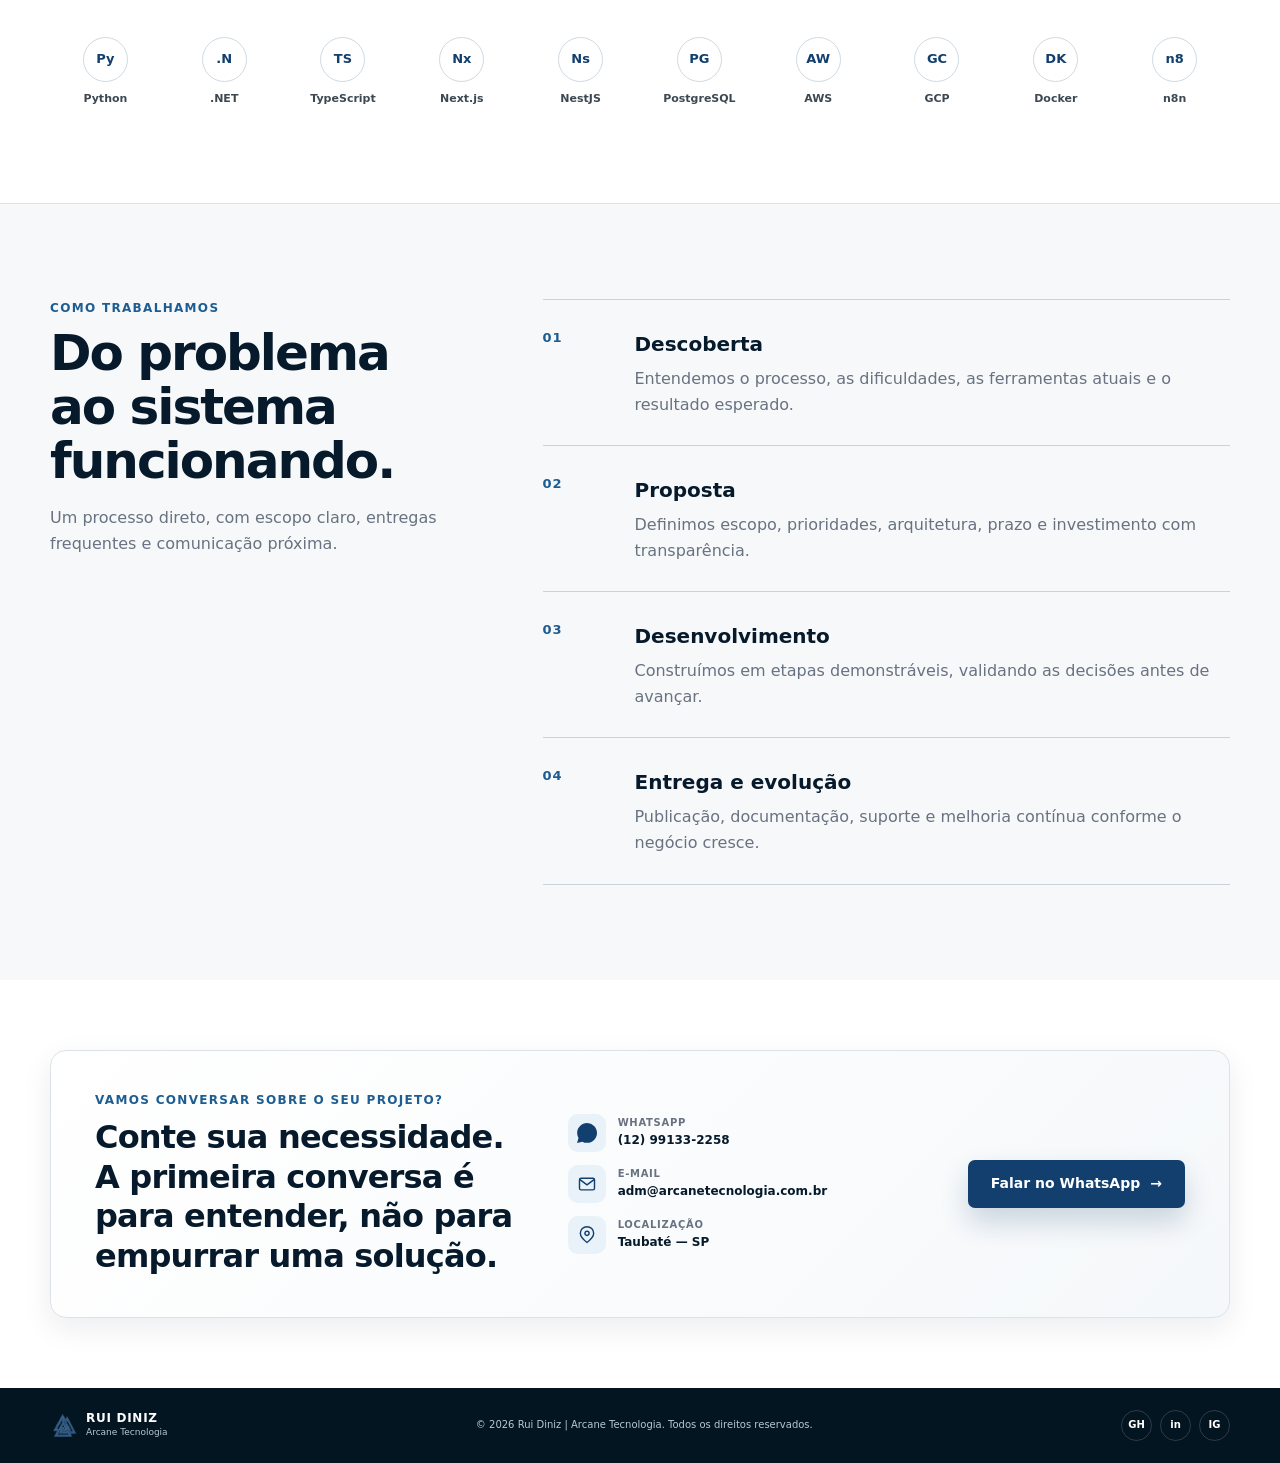
<file: docs/qa/qa-desktop.html>
<!doctype html>
<html lang="pt-BR">
<head>
  <meta charset="utf-8">
  <meta name="viewport" content="width=device-width, initial-scale=1">
  <title>Rui Diniz | Sistemas, sites e automações para empresas</title>
  <meta name="description" content="Rui Diniz, Engenheiro de Software e fundador da Arcane Tecnologia. Sistemas personalizados, sites, automações e IA para pequenas e médias empresas.">
  <meta name="theme-color" content="#061A2B">
  <meta name="robots" content="index,follow">
  <link rel="icon" href="../../assets/favicon.svg" type="image/svg+xml">
  <link rel="stylesheet" href="qa-desktop.css">

  <meta property="og:type" content="website">
  <meta property="og:locale" content="pt_BR">
  <meta property="og:title" content="Rui Diniz | Sistema + site + automação">
  <meta property="og:description" content="Soluções integradas para organizar operações, melhorar o atendimento e gerar oportunidades para sua empresa.">
  <meta property="og:image" content="../../assets/images/og-cover.jpg">
  <meta property="og:site_name" content="Rui Diniz — Arcane Tecnologia">
  <meta name="twitter:card" content="summary_large_image">

  <script type="application/ld+json">
  {
    "@context": "https://schema.org",
    "@graph": [
      {
        "@type": "Person",
        "name": "Rui Diniz",
        "jobTitle": "Engenheiro de Software",
        "url": "https://github.com/Dev-RuiDiniz",
        "sameAs": [
          "https://github.com/Dev-RuiDiniz",
          "https://www.linkedin.com/in/ruif-diniz",
          "https://www.instagram.com/arcane_tecnologia/"
        ],
        "worksFor": {"@id": "#arcane"}
      },
      {
        "@type": "Organization",
        "@id": "#arcane",
        "name": "Arcane Tecnologia",
        "url": "https://arcanetecnologia.com.br/",
        "email": "adm@arcanetecnologia.com.br",
        "telephone": "+55 12 99133-2258",
        "description": "Engenharia de software e soluções inteligentes para pequenas e médias empresas."
      }
    ]
  }
  </script>
</head>
<body>
  <a class="skip-link" href="#conteudo">Ir para o conteúdo</a>

  <header class="site-header" id="inicio">
    <div class="container header-inner">
      <a class="personal-brand" href="#inicio" aria-label="Rui Diniz, início">
        <img src="../../assets/images/arcane-mark.png" alt="" width="44" height="50">
        <span class="brand-copy">
          <strong>Rui Diniz</strong>
          <small>Engenheiro de Software</small>
        </span>
      </a>

      <button class="menu-toggle" type="button" aria-expanded="false" aria-controls="main-nav" aria-label="Abrir menu">
        <span></span><span></span><span></span>
      </button>

      <nav class="main-nav" id="main-nav" aria-label="Navegação principal">
        <a href="#inicio" data-nav="inicio">Início</a>
        <a href="#servicos" data-nav="servicos">Serviços</a>
        <a href="#projetos" data-nav="projetos">Projetos</a>
        <a href="#sobre" data-nav="sobre">Sobre</a>
        <a href="#tecnologias" data-nav="tecnologias">Tecnologias</a>
        <a href="#contato" data-nav="contato">Contato</a>
      </nav>

      <a class="button button-header" href="https://wa.me/5512991332258?text=Ol%C3%A1%2C%20Rui!%20Gostaria%20de%20conversar%20sobre%20um%20projeto%20para%20minha%20empresa." target="_blank" rel="noopener noreferrer">
        Vamos conversar
      </a>
    </div>
  </header>

  <main id="conteudo">
    <section class="hero section-dark" aria-labelledby="hero-title">
      <div class="hero-grid" aria-hidden="true"></div>
      <div class="container hero-inner">
        <div class="hero-copy reveal">
          <p class="hero-intro">Olá, eu sou</p>
          <h1 id="hero-title">Rui Diniz</h1>
          <p class="hero-role">Engenheiro de Software e fundador da Arcane Tecnologia</p>
          <h2>Sistema + site + automação para transformar a operação da sua empresa.</h2>
          <p class="hero-description">
            Desenvolvemos soluções integradas que reduzem tarefas manuais, organizam processos,
            melhoram o atendimento e ajudam pequenas e médias empresas a gerar mais oportunidades.
          </p>
          <div class="hero-actions">
            <a class="button button-primary" href="https://wa.me/5512991332258?text=Ol%C3%A1%2C%20Rui!%20Gostaria%20de%20conversar%20sobre%20um%20projeto%20para%20minha%20empresa." target="_blank" rel="noopener noreferrer">
              <svg viewBox="0 0 24 24" aria-hidden="true"><path d="M20.5 3.5A11.8 11.8 0 0 0 12.08 0C5.52 0 .18 5.34.18 11.9c0 2.1.55 4.15 1.6 5.96L.08 24l6.3-1.65a11.9 11.9 0 0 0 5.7 1.45h.01C18.65 23.8 24 18.46 24 11.9c0-3.18-1.24-6.16-3.5-8.4ZM12.08 21.8h-.01a9.9 9.9 0 0 1-5.05-1.38l-.36-.22-3.74.98 1-3.64-.24-.38a9.88 9.88 0 0 1-1.5-5.26c0-5.46 4.45-9.9 9.92-9.9a9.83 9.83 0 0 1 7.01 2.9 9.82 9.82 0 0 1 2.9 7.01c-.01 5.46-4.46 9.9-9.93 9.9Zm5.43-7.42c-.3-.15-1.76-.87-2.03-.97-.27-.1-.47-.15-.67.15-.2.3-.77.97-.94 1.17-.17.2-.35.22-.64.07-.3-.15-1.25-.46-2.38-1.47a8.93 8.93 0 0 1-1.65-2.05c-.17-.3-.02-.46.13-.6.13-.13.3-.35.45-.52.15-.17.2-.3.3-.5.1-.2.05-.37-.02-.52-.08-.15-.67-1.61-.92-2.21-.24-.58-.49-.5-.67-.51h-.57c-.2 0-.52.07-.8.37-.27.3-1.04 1.02-1.04 2.48 0 1.46 1.07 2.88 1.22 3.08.15.2 2.1 3.2 5.08 4.49.71.3 1.26.49 1.7.63.71.23 1.36.2 1.87.12.57-.08 1.76-.72 2-1.41.25-.7.25-1.3.18-1.42-.08-.13-.27-.2-.57-.35Z" fill="currentColor"/></svg>
              Falar sobre meu projeto
            </a>
            <a class="button button-secondary" href="#projetos">
              Conhecer projetos
              <svg viewBox="0 0 24 24" aria-hidden="true"><path d="m6 9 6 6 6-6" fill="none" stroke="currentColor" stroke-width="2" stroke-linecap="round" stroke-linejoin="round"/></svg>
            </a>
          </div>
          <div class="hero-trust" aria-label="Áreas atendidas">
            <span>PMEs</span>
            <span>Operações técnicas</span>
            <span>Comercial e atendimento</span>
          </div>
        </div>

        <div class="hero-visual reveal" aria-label="Notebook e celular exibindo sistemas e automações">
          <div class="hero-glow"></div>
          <img src="../../assets/images/hero-devices.png" alt="Notebook com dashboard e celular com atendimento automatizado" width="856" height="730">
          <div class="floating-tag tag-system">
            <span class="tag-dot"></span>
            Sistema conectado
          </div>
          <div class="floating-tag tag-automation">
            <svg viewBox="0 0 24 24" aria-hidden="true"><path d="M12 3v3m0 12v3M3 12h3m12 0h3M5.64 5.64l2.12 2.12m8.48 8.48 2.12 2.12m0-12.72-2.12 2.12m-8.48 8.48-2.12 2.12" fill="none" stroke="currentColor" stroke-width="1.8" stroke-linecap="round"/><circle cx="12" cy="12" r="4" fill="none" stroke="currentColor" stroke-width="1.8"/></svg>
            Automação ativa
          </div>
        </div>
      </div>
    </section>

    <section class="solution-strip" id="servicos" aria-labelledby="services-title">
      <div class="container">
        <div class="section-heading centered reveal">
          <p>Solução completa para o seu negócio</p>
          <h2 id="services-title">Sistema + site + automação</h2>
          <span>Conectados para organizar a operação, melhorar o atendimento e gerar mais oportunidades.</span>
        </div>

        <div class="service-rail reveal">
          <article class="service-item">
            <div class="service-icon">
              <svg viewBox="0 0 24 24" aria-hidden="true"><rect x="3" y="4" width="18" height="12" rx="2"/><path d="M8 20h8m-4-4v4"/></svg>
            </div>
            <h3>Sistemas personalizados</h3>
            <p>Soluções web e dashboards construídos para o fluxo real da sua operação.</p>
          </article>
          <article class="service-item">
            <div class="service-icon">
              <svg viewBox="0 0 24 24" aria-hidden="true"><circle cx="12" cy="12" r="9"/><path d="M3 12h18M12 3a15 15 0 0 1 0 18M12 3a15 15 0 0 0 0 18"/></svg>
            </div>
            <h3>Sites e presença digital</h3>
            <p>Sites rápidos, responsivos e preparados para converter visitas em conversas.</p>
          </article>
          <article class="service-item">
            <div class="service-icon">
              <svg viewBox="0 0 24 24" aria-hidden="true"><path d="M21 11.5a8.4 8.4 0 0 1-9 8.4 8.9 8.9 0 0 1-3.8-.8L3 21l1.6-5a8.3 8.3 0 1 1 16.4-4.5Z"/><path d="M8.5 10.5h.01m3.49 0h.01m3.49 0h.01"/></svg>
            </div>
            <h3>Automação e IA</h3>
            <p>WhatsApp, cobrança, atendimento, geração de propostas e rotinas inteligentes.</p>
          </article>
          <article class="service-item">
            <div class="service-icon">
              <svg viewBox="0 0 24 24" aria-hidden="true"><path d="M4 18V9m5 9V5m5 13v-7m5 7V3"/><path d="m3 12 5-3 5 2 7-5"/></svg>
            </div>
            <h3>Integrações</h3>
            <p>APIs, CRM, ERP, banco de dados e ferramentas conectadas sem retrabalho.</p>
          </article>
        </div>
      </div>
    </section>

    <section class="projects-section" id="projetos" aria-labelledby="projects-title">
      <div class="container">
        <div class="section-heading split reveal">
          <div>
            <p>Projetos em destaque</p>
            <h2 id="projects-title">Engenharia aplicada a problemas reais</h2>
          </div>
          <a class="text-link" href="https://github.com/Dev-RuiDiniz" target="_blank" rel="noopener noreferrer">
            Ver GitHub completo
            <svg viewBox="0 0 24 24" aria-hidden="true"><path d="M5 12h14m-5-5 5 5-5 5" fill="none" stroke="currentColor" stroke-width="2" stroke-linecap="round" stroke-linejoin="round"/></svg>
          </a>
        </div>

        <div class="project-grid">
          <article class="project-card reveal">
            <div class="project-preview preview-jiu" aria-hidden="true">
              <div class="preview-browser">
                <div class="browser-top"><i></i><i></i><i></i></div>
                <div class="dojo-layout">
                  <div class="dojo-hero"><span>EQUIPE JIU</span></div>
                  <div class="dojo-stats"><b></b><b></b><b></b></div>
                </div>
              </div>
            </div>
            <div class="project-body">
              <div class="project-meta"><span>Fullstack</span><span>Gestão esportiva</span></div>
              <h3>Equipe Jiu</h3>
              <p>Plataforma com site público, painel administrativo, gestão de alunos, aulas, presenças, contatos e graduações.</p>
              <div class="stack-list"><span>Next.js</span><span>NestJS</span><span>PostgreSQL</span></div>
              <a href="https://github.com/Dev-RuiDiniz/equipe_jiu" target="_blank" rel="noopener noreferrer">Ver projeto <span aria-hidden="true">→</span></a>
            </div>
          </article>

          <article class="project-card reveal">
            <div class="project-preview preview-aws" aria-hidden="true">
              <div class="pipeline-flow">
                <span>API</span><b>→</b><span>Lambda</span><b>→</b><span>S3</span><b>→</b><span>RDS</span>
              </div>
              <div class="pipeline-chart"><i></i><i></i><i></i><i></i><i></i><i></i></div>
            </div>
            <div class="project-body">
              <div class="project-meta"><span>Data & Cloud</span><span>AWS</span></div>
              <h3>ETL Pipeline AWS</h3>
              <p>Pipeline serverless com extração, transformação, armazenamento no S3 e carga em PostgreSQL/RDS.</p>
              <div class="stack-list"><span>Python</span><span>Lambda</span><span>EventBridge</span></div>
              <a href="https://github.com/Dev-RuiDiniz/etl-pipeline-aws" target="_blank" rel="noopener noreferrer">Ver projeto <span aria-hidden="true">→</span></a>
            </div>
          </article>

          <article class="project-card reveal">
            <div class="project-preview preview-gcp" aria-hidden="true">
              <div class="gcp-cloud">GCP</div>
              <div class="data-stream"><i></i><i></i><i></i><i></i></div>
              <div class="data-table"><span></span><span></span><span></span><span></span></div>
            </div>
            <div class="project-body">
              <div class="project-meta"><span>Data & Cloud</span><span>GCP</span></div>
              <h3>GCP Serverless ETL</h3>
              <p>Extração por Cloud Functions, transformação com Pandas, carga no BigQuery e visualização no Looker Studio.</p>
              <div class="stack-list"><span>BigQuery</span><span>Pandas</span><span>Pytest</span></div>
              <a href="https://github.com/Dev-RuiDiniz/gcp-serverless-etl-pipeline" target="_blank" rel="noopener noreferrer">Ver projeto <span aria-hidden="true">→</span></a>
            </div>
          </article>

          <article class="project-card reveal">
            <div class="project-preview preview-arcane" aria-hidden="true">
              <img src="../../assets/images/arcane-mark.png" alt="" width="88" height="100">
              <div><strong>ARCANE</strong><span>Tecnologia</span></div>
            </div>
            <div class="project-body">
              <div class="project-meta"><span>Institucional</span><span>B2B</span></div>
              <h3>Site Arcane Tecnologia</h3>
              <p>Site institucional completo com catálogo de serviços, cases, páginas comerciais e formulários de conversão.</p>
              <div class="stack-list"><span>Next.js</span><span>React</span><span>TypeScript</span></div>
              <a href="https://github.com/Arcane-Tecnologia/Site_Arcane" target="_blank" rel="noopener noreferrer">Ver projeto <span aria-hidden="true">→</span></a>
            </div>
          </article>
        </div>
      </div>
    </section>

    <section class="about-section section-dark" id="sobre" aria-labelledby="about-title">
      <div class="container about-grid">
        <div class="founder-card reveal">
          <div class="founder-mark">
            <img src="../../assets/images/arcane-mark.png" alt="Símbolo da Arcane Tecnologia" width="150" height="172">
          </div>
          <div class="founder-signature">
            <strong>Rui Diniz</strong>
            <span>Fundador e responsável técnico</span>
          </div>
        </div>

        <div class="about-copy reveal">
          <p>Sobre mim</p>
          <h2 id="about-title">Tecnologia com visão de negócio e entrega prática.</h2>
          <p>
            Sou Engenheiro de Software com atuação em sistemas web, APIs, automações, integrações,
            dados e soluções em nuvem. Na Arcane Tecnologia, transformo necessidades operacionais
            em produtos digitais claros, seguros e fáceis de usar.
          </p>
          <p>
            O trabalho começa entendendo o processo da empresa — atendimento, vendas, ordens de
            serviço, logística ou gestão — para então conectar software, site e automação em uma
            solução coerente.
          </p>
          <div class="about-points">
            <div><strong>Backend e APIs</strong><span>Python, .NET, Node.js e integrações</span></div>
            <div><strong>Produtos completos</strong><span>Da descoberta ao deploy e evolução</span></div>
            <div><strong>Foco B2B</strong><span>PMEs, indústria e prestadores de serviço</span></div>
          </div>
          <div class="about-links">
            <a href="https://www.linkedin.com/in/ruif-diniz" target="_blank" rel="noopener noreferrer">LinkedIn</a>
            <a href="https://github.com/Dev-RuiDiniz" target="_blank" rel="noopener noreferrer">GitHub</a>
            <a href="https://arcanetecnologia.com.br/" target="_blank" rel="noopener noreferrer">Arcane Tecnologia</a>
          </div>
        </div>
      </div>
    </section>

    <section class="technology-section" id="tecnologias" aria-labelledby="technology-title">
      <div class="container">
        <div class="section-heading centered reveal">
          <p>Tecnologias</p>
          <h2 id="technology-title">Stack adequada para cada desafio</h2>
          <span>Escolhas técnicas orientadas por segurança, manutenção e resultado — não por moda.</span>
        </div>
        <div class="technology-marquee reveal" aria-label="Tecnologias utilizadas">
          <div class="tech-item"><b>Py</b><span>Python</span></div>
          <div class="tech-item"><b>.N</b><span>.NET</span></div>
          <div class="tech-item"><b>TS</b><span>TypeScript</span></div>
          <div class="tech-item"><b>Nx</b><span>Next.js</span></div>
          <div class="tech-item"><b>Ns</b><span>NestJS</span></div>
          <div class="tech-item"><b>PG</b><span>PostgreSQL</span></div>
          <div class="tech-item"><b>AW</b><span>AWS</span></div>
          <div class="tech-item"><b>GC</b><span>GCP</span></div>
          <div class="tech-item"><b>DK</b><span>Docker</span></div>
          <div class="tech-item"><b>n8</b><span>n8n</span></div>
        </div>
      </div>
    </section>

    <section class="process-section" aria-labelledby="process-title">
      <div class="container process-grid">
        <div class="process-intro reveal">
          <p>Como trabalhamos</p>
          <h2 id="process-title">Do problema ao sistema funcionando.</h2>
          <span>Um processo direto, com escopo claro, entregas frequentes e comunicação próxima.</span>
        </div>
        <ol class="process-steps">
          <li class="reveal"><span>01</span><div><h3>Descoberta</h3><p>Entendemos o processo, as dificuldades, as ferramentas atuais e o resultado esperado.</p></div></li>
          <li class="reveal"><span>02</span><div><h3>Proposta</h3><p>Definimos escopo, prioridades, arquitetura, prazo e investimento com transparência.</p></div></li>
          <li class="reveal"><span>03</span><div><h3>Desenvolvimento</h3><p>Construímos em etapas demonstráveis, validando as decisões antes de avançar.</p></div></li>
          <li class="reveal"><span>04</span><div><h3>Entrega e evolução</h3><p>Publicação, documentação, suporte e melhoria contínua conforme o negócio cresce.</p></div></li>
        </ol>
      </div>
    </section>

    <section class="contact-section" id="contato" aria-labelledby="contact-title">
      <div class="container contact-box reveal">
        <div class="contact-copy">
          <p>Vamos conversar sobre o seu projeto?</p>
          <h2 id="contact-title">Conte sua necessidade. A primeira conversa é para entender, não para empurrar uma solução.</h2>
        </div>
        <div class="contact-channels">
          <a href="https://wa.me/5512991332258?text=Ol%C3%A1%2C%20Rui!%20Gostaria%20de%20conversar%20sobre%20um%20projeto%20para%20minha%20empresa." target="_blank" rel="noopener noreferrer">
            <span class="contact-icon">
              <svg viewBox="0 0 24 24" aria-hidden="true"><path d="M20.5 3.5A11.8 11.8 0 0 0 12.08 0C5.52 0 .18 5.34.18 11.9c0 2.1.55 4.15 1.6 5.96L.08 24l6.3-1.65a11.9 11.9 0 0 0 5.7 1.45h.01C18.65 23.8 24 18.46 24 11.9c0-3.18-1.24-6.16-3.5-8.4Z" fill="currentColor"/></svg>
            </span>
            <span><small>WhatsApp</small><strong>(12) 99133-2258</strong></span>
          </a>
          <a href="mailto:adm@arcanetecnologia.com.br">
            <span class="contact-icon">
              <svg viewBox="0 0 24 24" aria-hidden="true"><rect x="3" y="5" width="18" height="14" rx="2"/><path d="m4 7 8 6 8-6"/></svg>
            </span>
            <span><small>E-mail</small><strong>adm@arcanetecnologia.com.br</strong></span>
          </a>
          <div class="contact-location">
            <span class="contact-icon">
              <svg viewBox="0 0 24 24" aria-hidden="true"><path d="M20 10c0 5-8 11-8 11S4 15 4 10a8 8 0 1 1 16 0Z"/><circle cx="12" cy="10" r="2.5"/></svg>
            </span>
            <span><small>Localização</small><strong>Taubaté — SP</strong></span>
          </div>
        </div>
        <a class="button button-contact" href="https://wa.me/5512991332258?text=Ol%C3%A1%2C%20Rui!%20Gostaria%20de%20conversar%20sobre%20um%20projeto%20para%20minha%20empresa." target="_blank" rel="noopener noreferrer">
          Falar no WhatsApp
          <span aria-hidden="true">→</span>
        </a>
      </div>
    </section>
  </main>

  <footer class="site-footer">
    <div class="container footer-inner">
      <div class="footer-brand">
        <img src="../../assets/images/arcane-mark.png" alt="" width="34" height="39">
        <span><strong>Rui Diniz</strong><small>Arcane Tecnologia</small></span>
      </div>
      <p>© <span id="current-year">2026</span> Rui Diniz | Arcane Tecnologia. Todos os direitos reservados.</p>
      <div class="social-links" aria-label="Redes sociais">
        <a href="https://github.com/Dev-RuiDiniz" target="_blank" rel="noopener noreferrer" aria-label="GitHub">GH</a>
        <a href="https://www.linkedin.com/in/ruif-diniz" target="_blank" rel="noopener noreferrer" aria-label="LinkedIn">in</a>
        <a href="https://www.instagram.com/arcane_tecnologia/" target="_blank" rel="noopener noreferrer" aria-label="Instagram">IG</a>
      </div>
    </div>
  </footer>

  <script src="../../script.js" defer></script>
</body>
</html>
</file>
<file: styles.css>
:root {
  --blue-950: #061a2b;
  --blue-900: #0a2743;
  --blue-800: #123f6e;
  --blue-700: #1e5d91;
  --blue-500: #4b8cc3;
  --blue-200: #c7ddf0;
  --white: #ffffff;
  --off-white: #f7f8fa;
  --ink: #0d0d0f;
  --muted: #687280;
  --line: #dce2e8;
  --line-dark: rgba(255, 255, 255, 0.15);
  --success: #23b979;
  --shadow-sm: 0 10px 30px rgba(8, 30, 51, 0.08);
  --shadow-lg: 0 28px 80px rgba(3, 17, 29, 0.24);
  --radius-sm: 10px;
  --radius-md: 16px;
  --radius-lg: 24px;
  --container: 1180px;
  --header-height: 76px;
  --font-sans: "Inter", ui-sans-serif, system-ui, -apple-system, BlinkMacSystemFont, "Segoe UI", sans-serif;
  --font-display: "Space Grotesk", "Inter", ui-sans-serif, system-ui, sans-serif;
}

* { box-sizing: border-box; }
html { scroll-behavior: smooth; scroll-padding-top: var(--header-height); }
body {
  margin: 0;
  color: var(--ink);
  background: var(--white);
  font-family: var(--font-sans);
  font-size: 16px;
  line-height: 1.6;
  -webkit-font-smoothing: antialiased;
}

h1, h2, h3, .brand-copy strong, .hero h1, .section-heading h2, .project-body h3, .about-copy h2, .contact-copy h2, .process-steps h3, .service-item h3 {
  font-family: var(--font-display);
  font-weight: 600;
}
img { max-width: 100%; height: auto; display: block; }
a { color: inherit; text-decoration: none; }
button, a { -webkit-tap-highlight-color: transparent; }
svg { width: 1em; height: 1em; }

.container { width: min(var(--container), calc(100% - 40px)); margin-inline: auto; }
.skip-link {
  position: fixed;
  left: 16px;
  top: -70px;
  z-index: 1000;
  padding: 12px 18px;
  border-radius: 8px;
  background: var(--white);
  color: var(--blue-950);
  box-shadow: var(--shadow-lg);
  transition: top .2s ease;
}
.skip-link:focus { top: 16px; }

.site-header {
  position: sticky;
  top: 0;
  z-index: 100;
  height: var(--header-height);
  background: rgba(255,255,255,.94);
  border-bottom: 1px solid rgba(6,26,43,.08);
  backdrop-filter: blur(16px);
}
.header-inner { height: 100%; display: flex; align-items: center; gap: 28px; }
.personal-brand { display: inline-flex; align-items: center; gap: 12px; flex-shrink: 0; }
.personal-brand img { width: 42px; height: 48px; object-fit: contain; }
.brand-copy { display: grid; line-height: 1.08; }
.brand-copy strong { font-size: 19px; letter-spacing: .03em; text-transform: uppercase; }
.brand-copy small { margin-top: 4px; color: var(--muted); font-size: 10px; letter-spacing: .08em; text-transform: uppercase; }
.main-nav { display: flex; align-items: center; justify-content: center; gap: 28px; margin-left: auto; }
.main-nav a { position: relative; padding: 26px 0 22px; color: #27313a; font-size: 14px; font-weight: 600; }
.main-nav a::after { content: ""; position: absolute; left: 0; right: 0; bottom: 17px; height: 2px; transform: scaleX(0); background: var(--blue-800); transition: transform .2s ease; }
.main-nav a:hover::after, .main-nav a.active::after { transform: scaleX(1); }
.main-nav a.active { color: var(--blue-800); }
.button {
  display: inline-flex;
  align-items: center;
  justify-content: center;
  gap: 10px;
  min-height: 48px;
  padding: 0 22px;
  border: 1px solid transparent;
  border-radius: 7px;
  font-size: 14px;
  font-weight: 700;
  transition: transform .2s ease, box-shadow .2s ease, background .2s ease, border-color .2s ease;
}
.button:hover { transform: translateY(-2px); }
.button:focus-visible, .main-nav a:focus-visible, .text-link:focus-visible, .project-card a:focus-visible, .about-links a:focus-visible, .social-links a:focus-visible {
  outline: 3px solid rgba(75,140,195,.4);
  outline-offset: 3px;
}
.button-header { min-height: 44px; padding-inline: 20px; background: var(--blue-800); color: var(--white); box-shadow: 0 10px 20px rgba(18,63,110,.18); white-space: nowrap; }
.button-header:hover { background: var(--blue-700); }
.menu-toggle { display: none; width: 44px; height: 44px; margin-left: auto; border: 0; border-radius: 8px; background: transparent; cursor: pointer; }
.menu-toggle span { display: block; width: 22px; height: 2px; margin: 5px auto; background: var(--blue-950); transition: transform .2s ease, opacity .2s ease; }
.menu-toggle.open span:nth-child(1) { transform: translateY(7px) rotate(45deg); }
.menu-toggle.open span:nth-child(2) { opacity: 0; }
.menu-toggle.open span:nth-child(3) { transform: translateY(-7px) rotate(-45deg); }

.section-dark { color: var(--white); background: var(--blue-950); }
.hero { position: relative; min-height: 650px; overflow: hidden; isolation: isolate; }
.hero::before {
  content: "";
  position: absolute;
  inset: 0;
  z-index: -3;
  background:
    radial-gradient(circle at 76% 32%, rgba(43,110,166,.35), transparent 28%),
    radial-gradient(circle at 25% 115%, rgba(18,63,110,.62), transparent 36%),
    linear-gradient(115deg, #041522 0%, #061a2b 52%, #072844 100%);
}
.hero-grid {
  position: absolute;
  inset: 0;
  z-index: -2;
  opacity: .25;
  background-image:
    linear-gradient(rgba(119,174,215,.08) 1px, transparent 1px),
    linear-gradient(90deg, rgba(119,174,215,.08) 1px, transparent 1px);
  background-size: 58px 58px;
  mask-image: linear-gradient(to right, transparent, black 45%, black);
}
.hero-video {
  position: absolute;
  inset: 0;
  z-index: -2;
  width: 100%;
  height: 100%;
  object-fit: cover;
  opacity: .55;
  pointer-events: none;
}
.hero-video::after { content: ""; }
.hero::after {
  content: "";
  position: absolute;
  inset: 0;
  z-index: -1;
  background-image:
    radial-gradient(circle at 66% 20%, rgba(121,195,245,.8) 0 1px, transparent 2px),
    radial-gradient(circle at 82% 72%, rgba(121,195,245,.8) 0 1px, transparent 2px),
    radial-gradient(circle at 92% 36%, rgba(121,195,245,.5) 0 1px, transparent 2px),
    radial-gradient(circle at 54% 78%, rgba(121,195,245,.45) 0 1px, transparent 2px);
  background-size: 220px 220px, 280px 280px, 300px 300px, 190px 190px;
}
.hero-inner { min-height: 650px; display: grid; grid-template-columns: .93fr 1.07fr; align-items: center; gap: 28px; }
.hero-copy { padding: 64px 0 70px; position: relative; z-index: 3; }
.hero-intro { margin: 0 0 2px; color: #dbe7f1; font-size: 15px; font-weight: 600; letter-spacing: .12em; text-transform: uppercase; }
.hero h1 { margin: 0; font-size: clamp(52px, 6vw, 82px); line-height: .98; letter-spacing: -.045em; text-transform: uppercase; }
.hero-role { max-width: 460px; margin: 16px 0 28px; color: #d7e4ee; font-size: 17px; font-weight: 600; }
.hero h2 { max-width: 580px; margin: 0; font-size: clamp(31px, 3.1vw, 46px); line-height: 1.12; letter-spacing: -.035em; }
.hero-description { max-width: 610px; margin: 24px 0 0; color: #b9cbd9; font-size: 16px; line-height: 1.75; }
.hero-actions { display: flex; flex-wrap: wrap; gap: 14px; margin-top: 32px; }
.hero-actions svg { width: 18px; height: 18px; }
.button-primary { background: var(--blue-700); color: var(--white); box-shadow: 0 16px 34px rgba(18,76,124,.38); }
.button-primary:hover { background: #286ea4; box-shadow: 0 20px 40px rgba(18,76,124,.48); }
.button-secondary { color: var(--white); border-color: rgba(255,255,255,.34); background: rgba(255,255,255,.03); }
.button-secondary:hover { border-color: rgba(255,255,255,.6); background: rgba(255,255,255,.08); }
.button-primary, .button-contact { position: relative; overflow: hidden; }
.button-primary::before, .button-contact::before {
  content: "";
  position: absolute;
  top: 0; left: -120%;
  width: 70%; height: 100%;
  background: linear-gradient(100deg, transparent, rgba(255,255,255,.35), transparent);
  transform: skewX(-18deg);
  transition: left .7s ease;
}
.button-primary:hover::before, .button-contact:hover::before { left: 130%; }

.hero-visual { position: relative; align-self: stretch; display: grid; place-items: center; min-width: 0; }
.hero-visual img { position: relative; z-index: 2; width: min(760px, 115%); max-width: none; transform: translate(4%, 3%); filter: drop-shadow(0 30px 35px rgba(0,0,0,.32)); -webkit-mask-image: radial-gradient(ellipse 82% 78% at 60% 48%, #000 58%, transparent 100%); mask-image: radial-gradient(ellipse 82% 78% at 60% 48%, #000 58%, transparent 100%); }
.hero-glow { position: absolute; width: 76%; aspect-ratio: 1; border-radius: 50%; background: rgba(30,93,145,.28); filter: blur(60px); animation: heroFloat 7s ease-in-out infinite; }
@keyframes heroFloat {
  0%, 100% { transform: translateY(0) scale(1); }
  50% { transform: translateY(-18px) scale(1.04); }
}
.hero::before { animation: heroGradient 14s ease-in-out infinite alternate; background-size: 200% 200%; }
@keyframes heroGradient {
  0% { background-position: 0% 50%; }
  100% { background-position: 100% 50%; }
}
.hero::after { animation: heroTwinkle 5s ease-in-out infinite; }
@keyframes heroTwinkle {
  0%, 100% { opacity: .55; }
  50% { opacity: 1; }
}
.hero-visual img { animation: heroVisualFloat 8s ease-in-out infinite; }
@keyframes heroVisualFloat {
  0%, 100% { transform: translate(4%, 3%); }
  50% { transform: translate(4%, -1%); }
}


.solution-strip { padding: 64px 0 68px; background: var(--white); border-bottom: 1px solid var(--line); }
.section-heading p, .process-intro > p, .about-copy > p:first-child, .contact-copy > p {
  margin: 0 0 8px;
  color: var(--blue-700);
  font-size: 12px;
  font-weight: 800;
  letter-spacing: .11em;
  text-transform: uppercase;
}
.section-heading h2 { margin: 0; color: var(--blue-950); font-size: clamp(30px, 3vw, 42px); line-height: 1.12; letter-spacing: -.035em; }
.section-heading > span, .section-heading div + span { display: block; margin-top: 10px; color: var(--muted); }
.section-heading.centered { max-width: 760px; margin: 0 auto 36px; text-align: center; }
.service-rail { display: grid; grid-template-columns: repeat(4, 1fr); border: 1px solid var(--line); border-radius: var(--radius-md); box-shadow: var(--shadow-sm); overflow: hidden; background: var(--white); }
.service-item { position: relative; padding: 31px 28px 29px; min-height: 218px; }
.service-item:not(:last-child)::after { content: ""; position: absolute; top: 30px; right: 0; bottom: 30px; width: 1px; background: var(--line); }
.service-icon { display: grid; place-items: center; width: 44px; height: 44px; margin-bottom: 20px; border-radius: 12px; color: var(--blue-800); background: #edf5fb; }
.service-icon svg { width: 24px; height: 24px; fill: none; stroke: currentColor; stroke-width: 1.8; stroke-linecap: round; stroke-linejoin: round; }
.service-item h3 { margin: 0 0 10px; color: var(--blue-950); font-size: 17px; }
.service-item p { margin: 0; color: var(--muted); font-size: 13px; line-height: 1.62; }

.projects-section { padding: 92px 0 100px; background: var(--off-white); }
.section-heading.split { display: flex; align-items: end; justify-content: space-between; gap: 28px; margin-bottom: 35px; }
.section-heading.split > div { max-width: 740px; }
.text-link { display: inline-flex; align-items: center; gap: 9px; color: var(--blue-800); font-size: 14px; font-weight: 700; white-space: nowrap; }
.text-link svg { width: 18px; height: 18px; transition: transform .2s ease; }
.text-link:hover svg { transform: translateX(4px); }
.text-link-org { color: var(--blue-700); font-size: 13px; opacity: .85; }
.project-grid { display: grid; grid-template-columns: repeat(4, minmax(0, 1fr)); gap: 18px; }
.project-card { overflow: hidden; border: 1px solid #d9e0e6; border-radius: 12px; background: var(--white); box-shadow: 0 12px 30px rgba(8,30,51,.07); transition: transform .25s ease, box-shadow .25s ease, border-color .25s ease; }
.project-card:hover { transform: translateY(-6px); border-color: #b8cad8; box-shadow: 0 22px 46px rgba(8,30,51,.13); }
.project-preview { position: relative; height: 174px; overflow: hidden; background: var(--blue-950); }
.project-preview::after { content: ""; position: absolute; inset: 0; background: linear-gradient(to top, rgba(6,26,43,.48), transparent 60%); pointer-events: none; }
.preview-img img { position: absolute; inset: 0; width: 100%; height: 100%; object-fit: cover; object-position: top center; transition: transform .5s ease; }
.project-card:hover .preview-img img { transform: scale(1.06); }
.project-badge {
  position: absolute;
  top: 12px;
  left: 12px;
  z-index: 3;
  padding: 5px 11px;
  border-radius: 999px;
  background: rgba(6, 26, 43, .72);
  border: 1px solid rgba(120, 189, 239, .4);
  backdrop-filter: blur(6px);
  color: #cfe6f6;
  font-size: 10px;
  font-weight: 800;
  letter-spacing: .04em;
  text-transform: uppercase;
}
.project-card, .service-item { position: relative; }
.project-card::before, .service-item::before {
  content: "";
  position: absolute;
  inset: 0;
  z-index: 1;
  border-radius: inherit;
  background: radial-gradient(220px circle at var(--mx, 50%) var(--my, 0%), rgba(75,140,195,.16), transparent 60%);
  opacity: 0;
  transition: opacity .3s ease;
  pointer-events: none;
}
.project-card:hover::before, .service-item:hover::before { opacity: 1; }
/* Previews abstratas antigas removidas: agora usamos imagens reais em .preview-img */
.project-body { padding: 22px 21px 23px; }
.project-meta { display: flex; flex-wrap: wrap; gap: 6px; margin-bottom: 13px; }
.project-meta span { padding: 4px 7px; border-radius: 4px; color: var(--blue-700); background: #edf4f9; font-size: 9px; font-weight: 800; letter-spacing: .05em; text-transform: uppercase; }
.project-body h3 { margin: 0 0 10px; color: var(--blue-950); font-size: 19px; }
.project-body p { min-height: 86px; margin: 0 0 14px; color: var(--muted); font-size: 13px; line-height: 1.62; }
.stack-list { display: flex; flex-wrap: wrap; gap: 5px; margin-bottom: 17px; }
.stack-list span { color: #45505b; font-size: 10px; font-weight: 600; }
.stack-list span:not(:last-child)::after { content: "·"; margin-left: 5px; color: #9aa5af; }
.project-body a { color: var(--blue-800); font-size: 13px; font-weight: 800; }
.project-body a span { display: inline-block; margin-left: 4px; transition: transform .2s ease; }
.project-body a:hover span { transform: translateX(4px); }

.about-section { padding: 96px 0; position: relative; overflow: hidden; }
.about-section::before { content: ""; position: absolute; inset: 0; background: radial-gradient(circle at 12% 100%, rgba(43,110,166,.25), transparent 32%); }
.about-grid { position: relative; display: grid; grid-template-columns: .72fr 1.28fr; gap: 76px; align-items: center; }
.founder-card { position: relative; min-height: 450px; display: flex; flex-direction: column; justify-content: flex-end; border: 1px solid rgba(255,255,255,.14); border-radius: var(--radius-lg); overflow: hidden; background: linear-gradient(145deg, rgba(255,255,255,.07), rgba(255,255,255,.02)); box-shadow: var(--shadow-lg); }
.founder-card::before { content: "RD"; position: absolute; top: -40px; left: -10px; color: rgba(255,255,255,.025); font-size: 230px; font-weight: 800; line-height: 1; letter-spacing: -.12em; }
.founder-mark { position: absolute; inset: 0; display: grid; place-items: center; transform: translateY(-28px); }
.founder-mark::before { content: ""; position: absolute; width: 245px; height: 245px; border: 1px solid rgba(119,184,230,.24); border-radius: 50%; box-shadow: 0 0 90px rgba(43,110,166,.24); }
.founder-mark img { position: relative; width: 150px; filter: drop-shadow(0 20px 28px rgba(0,0,0,.35)); }
.founder-signature { position: relative; z-index: 2; display: grid; padding: 26px 28px; border-top: 1px solid rgba(255,255,255,.12); background: rgba(3,17,29,.56); backdrop-filter: blur(12px); }
.founder-signature strong { font-size: 22px; }
.founder-signature span { margin-top: 3px; color: #a9c0d1; font-size: 13px; }
.about-copy > p:first-child { color: #7fc1ed; }
.about-copy h2 { max-width: 680px; margin: 0 0 24px; font-size: clamp(34px, 4vw, 52px); line-height: 1.08; letter-spacing: -.04em; }
.about-copy > p:not(:first-child) { max-width: 760px; margin: 0 0 17px; color: #bfd0dc; }
.about-points { display: grid; grid-template-columns: repeat(3, 1fr); gap: 18px; margin-top: 32px; padding-top: 27px; border-top: 1px solid var(--line-dark); }
.about-points div { display: grid; gap: 5px; }
.about-points strong { font-size: 14px; }
.about-points span { color: #93aebf; font-size: 12px; line-height: 1.5; }
.about-links { display: flex; flex-wrap: wrap; gap: 22px; margin-top: 28px; }
.about-links a { color: #8bc8ef; font-size: 13px; font-weight: 700; }
.about-links a:hover { color: white; }
.about-interests { margin-top: 30px; padding-top: 26px; border-top: 1px solid var(--line-dark); }
.about-interests > span { display: block; margin-bottom: 14px; color: #7fc1ed; font-size: 12px; font-weight: 800; letter-spacing: .08em; text-transform: uppercase; }
.about-interests ul { display: flex; flex-wrap: wrap; gap: 9px; margin: 0; padding: 0; list-style: none; }
.about-interests li { padding: 7px 13px; border-radius: 999px; border: 1px solid rgba(143,200,239,.28); color: #cfe2ef; font-size: 12px; font-weight: 600; background: rgba(143,200,239,.06); }

.technology-section { padding: 76px 0 82px; background: white; border-bottom: 1px solid var(--line); }
.technology-marquee { display: grid; grid-template-columns: repeat(19, 1fr); gap: 8px; margin-top: 34px; }
.tech-item { min-width: 0; display: grid; justify-items: center; gap: 8px; padding: 17px 5px 13px; border-radius: 10px; transition: background .2s ease, transform .2s ease; }
.tech-item:hover { background: #f0f5f9; transform: translateY(-3px); }
.tech-item b { display: grid; place-items: center; width: 45px; height: 45px; border-radius: 50%; color: var(--blue-800); border: 1px solid #cfdae3; background: white; font-size: 13px; }
.tech-item span { color: #3d4852; font-size: 11px; font-weight: 600; text-align: center; }
.tech-item b { transition: transform .2s ease, box-shadow .2s ease, border-color .2s ease; }
.tech-item:hover b { transform: translateY(-3px) scale(1.06); border-color: var(--blue-700); box-shadow: 0 8px 18px rgba(18,63,110,.18); }

.process-section { padding: 95px 0; background: var(--off-white); }
.process-grid { display: grid; grid-template-columns: .75fr 1.25fr; gap: 80px; align-items: start; }
.process-intro { position: sticky; top: 120px; }
.process-intro h2 { margin: 0 0 17px; color: var(--blue-950); font-size: clamp(35px, 4vw, 52px); line-height: 1.08; letter-spacing: -.04em; }
.process-intro > span { display: block; max-width: 470px; color: var(--muted); }
.process-steps { list-style: none; margin: 0; padding: 0; border-top: 1px solid #cad3db; }
.process-steps li { display: grid; grid-template-columns: 68px 1fr; gap: 24px; padding: 28px 0; border-bottom: 1px solid #cad3db; }
.process-steps > li > span { color: var(--blue-700); font-size: 13px; font-weight: 800; letter-spacing: .08em; }
.process-steps h3 { margin: 0 0 6px; color: var(--blue-950); font-size: 20px; }
.process-steps p { margin: 0; color: var(--muted); }

.contact-section { padding: 70px 0; background: white; }
.contact-box { display: grid; grid-template-columns: 1.2fr 1fr auto; gap: 38px; align-items: center; padding: 40px 44px; border: 1px solid var(--line); border-radius: var(--radius-md); background: linear-gradient(135deg, white, #f5f8fa); box-shadow: var(--shadow-sm); }
.contact-copy h2 { max-width: 560px; margin: 0; color: var(--blue-950); font-size: clamp(24px, 2.4vw, 34px); line-height: 1.24; letter-spacing: -.025em; }
.contact-channels { display: grid; gap: 13px; }
.contact-channels > a, .contact-location { display: flex; align-items: center; gap: 12px; min-width: 0; }
.contact-icon { display: grid; place-items: center; flex: 0 0 auto; width: 38px; height: 38px; border-radius: 10px; background: #e9f2f8; color: var(--blue-800); }
.contact-icon svg { width: 20px; height: 20px; fill: none; stroke: currentColor; stroke-width: 1.7; stroke-linecap: round; stroke-linejoin: round; }
.contact-channels a:first-child .contact-icon svg { fill: currentColor; stroke: none; }
.contact-channels span:last-child { display: grid; min-width: 0; }
.contact-channels small { color: var(--muted); font-size: 10px; font-weight: 700; text-transform: uppercase; letter-spacing: .07em; }
.contact-channels strong { overflow-wrap: anywhere; color: var(--blue-950); font-size: 12px; }
.button-contact { min-width: 190px; background: var(--blue-800); color: white; box-shadow: 0 14px 28px rgba(18,63,110,.2); }
.button-contact:hover { background: var(--blue-700); }

.site-footer { padding: 22px 0; color: #b7c8d4; background: #041522; }
.footer-inner { display: flex; align-items: center; justify-content: space-between; gap: 24px; }
.footer-brand { display: flex; align-items: center; gap: 9px; }
.footer-brand img { width: 27px; height: 31px; }
.footer-brand span { display: grid; line-height: 1.1; }
.footer-brand strong { color: white; font-size: 12px; text-transform: uppercase; letter-spacing: .06em; }
.footer-brand small { margin-top: 3px; font-size: 9px; }
.site-footer p { margin: 0; font-size: 10px; text-align: center; }
.social-links { display: flex; gap: 8px; }
.social-links a { display: grid; place-items: center; width: 31px; height: 31px; border: 1px solid rgba(255,255,255,.16); border-radius: 50%; color: white; font-size: 10px; font-weight: 800; transition: background .2s ease, border-color .2s ease; }
.social-links a:hover { border-color: #76b7e5; background: rgba(118,183,229,.12); }

.reveal { opacity: 0; transform: translateY(22px); transition: opacity .65s ease, transform .65s ease; }
.reveal.visible { opacity: 1; transform: translateY(0); }
.project-card.reveal:nth-child(2), .service-item:nth-child(2) { transition-delay: .08s; }
.project-card.reveal:nth-child(3), .service-item:nth-child(3) { transition-delay: .16s; }
.project-card.reveal:nth-child(4), .service-item:nth-child(4) { transition-delay: .24s; }

@media (max-width: 1100px) {
  .header-inner { gap: 18px; }
  .main-nav { gap: 17px; }
  .main-nav a { font-size: 13px; }
  .button-header { padding-inline: 15px; }
  .hero-inner { grid-template-columns: 1.05fr .95fr; }
  .hero-visual img { width: 125%; transform: translate(0, 5%); }
  .project-grid { grid-template-columns: repeat(2, minmax(0,1fr)); }
  .project-body p { min-height: 64px; }
  .technology-marquee { grid-template-columns: repeat(10, 1fr); }
  .contact-box { grid-template-columns: 1fr 1fr; }
  .button-contact { grid-column: 1 / -1; justify-self: start; }
}

@media (max-width: 900px) {
  :root { --header-height: 70px; }
  .site-header { height: var(--header-height); }
  .button-header { display: none; }
  .menu-toggle { display: block; }
  .main-nav {
    position: fixed;
    left: 20px;
    right: 20px;
    top: 78px;
    display: grid;
    gap: 0;
    padding: 12px;
    border: 1px solid var(--line);
    border-radius: 14px;
    background: rgba(255,255,255,.98);
    box-shadow: var(--shadow-lg);
    transform: translateY(-12px);
    opacity: 0;
    visibility: hidden;
    transition: opacity .2s ease, transform .2s ease, visibility .2s ease;
  }
  .main-nav.open { opacity: 1; visibility: visible; transform: translateY(0); }
  .main-nav a { padding: 12px 14px; border-radius: 8px; }
  .main-nav a::after { display: none; }
  .main-nav a:hover, .main-nav a.active { background: #edf4f9; }
  .hero { min-height: auto; }
  .hero-inner { grid-template-columns: 1fr; min-height: auto; padding-top: 15px; }
  .hero-copy { padding-bottom: 20px; }
  .hero-visual { min-height: 440px; }
  .hero-visual img { width: min(760px, 105%); transform: translate(2%, 0); }
  .service-rail { grid-template-columns: repeat(2,1fr); }
  .service-item:nth-child(2)::after { display: none; }
  .service-item:nth-child(-n+2) { border-bottom: 1px solid var(--line); }
  .about-grid { grid-template-columns: .85fr 1.15fr; gap: 40px; }
  .about-points { grid-template-columns: 1fr; }
  .process-grid { grid-template-columns: 1fr; gap: 38px; }
  .process-intro { position: static; }
}

@media (max-width: 700px) {
  .container { width: min(100% - 28px, var(--container)); }
  .brand-copy strong { font-size: 16px; }
  .brand-copy small { font-size: 8px; }
  .personal-brand img { width: 36px; height: 42px; }
  .hero-copy { padding-top: 48px; }
  .hero h1 { font-size: clamp(48px, 15vw, 66px); }
  .hero-role { font-size: 15px; }
  .hero h2 { font-size: clamp(29px, 8.4vw, 38px); }
  .hero-description { font-size: 15px; }
  .hero-actions { display: grid; grid-template-columns: 1fr; }
  .hero-actions .button { width: 100%; }
  .hero-trust { gap: 8px 15px; }
  .hero-visual { min-height: 340px; margin-inline: -14px; }
  .hero-visual img { width: 120%; max-width: 690px; }
  .solution-strip, .technology-section { padding-block: 62px; }
  .service-rail { grid-template-columns: 1fr; }
  .service-item { min-height: 0; }
  .service-item:not(:last-child) { border-bottom: 1px solid var(--line); }
  .service-item:not(:last-child)::after { display: none; }
  .projects-section { padding-block: 72px; }
  .section-heading.split { align-items: start; flex-direction: column; }
  .project-grid { grid-template-columns: 1fr; }
  .project-preview { height: 190px; }
  .project-body p { min-height: 0; }
  .about-section { padding-block: 72px; }
  .about-grid { grid-template-columns: 1fr; }
  .founder-card { min-height: 390px; }
  .about-points { margin-top: 25px; }
  .technology-marquee { grid-template-columns: repeat(4,1fr); gap: 4px; }
  .process-section { padding-block: 72px; }
  .process-steps li { grid-template-columns: 45px 1fr; gap: 12px; }
  .contact-section { padding-block: 55px; }
  .contact-box { grid-template-columns: 1fr; gap: 28px; padding: 30px 24px; }
  .button-contact { grid-column: auto; width: 100%; }
  .footer-inner { flex-direction: column; }
  .site-footer p { order: 3; }
}

@media (prefers-reduced-motion: reduce) {
  html { scroll-behavior: auto; }
  *, *::before, *::after { animation-duration: .01ms !important; animation-iteration-count: 1 !important; transition-duration: .01ms !important; }
  .reveal { opacity: 1; transform: none; }
  .hero-glow, .hero::before, .hero::after, .hero-visual img { animation: none !important; }
  .button-primary::before, .button-contact::before { display: none; }
}
</file>
<file: docs/qa/qa-desktop.css>
:root {
  --blue-950: #061a2b;
  --blue-900: #0a2743;
  --blue-800: #123f6e;
  --blue-700: #1e5d91;
  --blue-500: #4b8cc3;
  --blue-200: #c7ddf0;
  --white: #ffffff;
  --off-white: #f7f8fa;
  --ink: #0d0d0f;
  --muted: #687280;
  --line: #dce2e8;
  --line-dark: rgba(255, 255, 255, 0.15);
  --success: #23b979;
  --shadow-sm: 0 10px 30px rgba(8, 30, 51, 0.08);
  --shadow-lg: 0 28px 80px rgba(3, 17, 29, 0.24);
  --radius-sm: 10px;
  --radius-md: 16px;
  --radius-lg: 24px;
  --container: 1180px;
  --header-height: 76px;
}

* { box-sizing: border-box; }
html { scroll-behavior: smooth; scroll-padding-top: var(--header-height); }
body {
  margin: 0;
  color: var(--ink);
  background: var(--white);
  font-family: Inter, ui-sans-serif, system-ui, -apple-system, BlinkMacSystemFont, "Segoe UI", sans-serif;
  font-size: 16px;
  line-height: 1.6;
  -webkit-font-smoothing: antialiased;
}
img { max-width: 100%; height: auto; display: block; }
a { color: inherit; text-decoration: none; }
button, a { -webkit-tap-highlight-color: transparent; }
svg { width: 1em; height: 1em; }

.container { width: 1180px; max-width: calc(100% - 40px); margin-inline: auto; }
.skip-link {
  position: fixed;
  left: 16px;
  top: -70px;
  z-index: 1000;
  padding: 12px 18px;
  border-radius: 8px;
  background: var(--white);
  color: var(--blue-950);
  box-shadow: var(--shadow-lg);
  transition: top .2s ease;
}
.skip-link:focus { top: 16px; }

.site-header {
  position: sticky;
  top: 0;
  z-index: 100;
  height: var(--header-height);
  background: rgba(255,255,255,.94);
  border-bottom: 1px solid rgba(6,26,43,.08);
  backdrop-filter: blur(16px);
}
.header-inner { height: 100%; display: flex; align-items: center; gap: 28px; }
.personal-brand { display: inline-flex; align-items: center; gap: 12px; flex-shrink: 0; }
.personal-brand img { width: 42px; height: 48px; object-fit: contain; }
.brand-copy { display: grid; line-height: 1.08; }
.brand-copy strong { font-size: 19px; letter-spacing: .03em; text-transform: uppercase; }
.brand-copy small { margin-top: 4px; color: var(--muted); font-size: 10px; letter-spacing: .08em; text-transform: uppercase; }
.main-nav { display: flex; align-items: center; justify-content: center; gap: 28px; margin-left: auto; }
.main-nav a { position: relative; padding: 26px 0 22px; color: #27313a; font-size: 14px; font-weight: 600; }
.main-nav a::after { content: ""; position: absolute; left: 0; right: 0; bottom: 17px; height: 2px; transform: scaleX(0); background: var(--blue-800); transition: transform .2s ease; }
.main-nav a:hover::after, .main-nav a.active::after { transform: scaleX(1); }
.main-nav a.active { color: var(--blue-800); }
.button {
  display: inline-flex;
  align-items: center;
  justify-content: center;
  gap: 10px;
  min-height: 48px;
  padding: 0 22px;
  border: 1px solid transparent;
  border-radius: 7px;
  font-size: 14px;
  font-weight: 700;
  transition: transform .2s ease, box-shadow .2s ease, background .2s ease, border-color .2s ease;
}
.button:hover { transform: translateY(-2px); }
.button:focus-visible, .main-nav a:focus-visible, .text-link:focus-visible, .project-card a:focus-visible, .about-links a:focus-visible, .social-links a:focus-visible {
  outline: 3px solid rgba(75,140,195,.4);
  outline-offset: 3px;
}
.button-header { min-height: 44px; padding-inline: 20px; background: var(--blue-800); color: var(--white); box-shadow: 0 10px 20px rgba(18,63,110,.18); white-space: nowrap; }
.button-header:hover { background: var(--blue-700); }
.menu-toggle { display: none; width: 44px; height: 44px; margin-left: auto; border: 0; border-radius: 8px; background: transparent; cursor: pointer; }
.menu-toggle span { display: block; width: 22px; height: 2px; margin: 5px auto; background: var(--blue-950); transition: transform .2s ease, opacity .2s ease; }
.menu-toggle.open span:nth-child(1) { transform: translateY(7px) rotate(45deg); }
.menu-toggle.open span:nth-child(2) { opacity: 0; }
.menu-toggle.open span:nth-child(3) { transform: translateY(-7px) rotate(-45deg); }

.section-dark { color: var(--white); background: var(--blue-950); }
.hero { position: relative; min-height: 650px; overflow: hidden; isolation: isolate; }
.hero::before {
  content: "";
  position: absolute;
  inset: 0;
  z-index: -3;
  background:
    radial-gradient(circle at 76% 32%, rgba(43,110,166,.35), transparent 28%),
    radial-gradient(circle at 25% 115%, rgba(18,63,110,.62), transparent 36%),
    linear-gradient(115deg, #041522 0%, #061a2b 52%, #072844 100%);
}
.hero-grid {
  position: absolute;
  inset: 0;
  z-index: -2;
  opacity: .25;
  background-image:
    linear-gradient(rgba(119,174,215,.08) 1px, transparent 1px),
    linear-gradient(90deg, rgba(119,174,215,.08) 1px, transparent 1px);
  background-size: 58px 58px;
  mask-image: linear-gradient(to right, transparent, black 45%, black);
}
.hero::after {
  content: "";
  position: absolute;
  inset: 0;
  z-index: -1;
  background-image:
    radial-gradient(circle at 66% 20%, rgba(121,195,245,.8) 0 1px, transparent 2px),
    radial-gradient(circle at 82% 72%, rgba(121,195,245,.8) 0 1px, transparent 2px),
    radial-gradient(circle at 92% 36%, rgba(121,195,245,.5) 0 1px, transparent 2px),
    radial-gradient(circle at 54% 78%, rgba(121,195,245,.45) 0 1px, transparent 2px);
  background-size: 220px 220px, 280px 280px, 300px 300px, 190px 190px;
}
.hero-inner { min-height: 650px; display: grid; grid-template-columns: .93fr 1.07fr; align-items: center; gap: 28px; }
.hero-copy { padding: 64px 0 70px; position: relative; z-index: 3; }
.hero-intro { margin: 0 0 2px; color: #dbe7f1; font-size: 15px; font-weight: 600; letter-spacing: .12em; text-transform: uppercase; }
.hero h1 { margin: 0; font-size: 76px; line-height: .98; letter-spacing: -.045em; text-transform: uppercase; }
.hero-role { max-width: 460px; margin: 16px 0 28px; color: #d7e4ee; font-size: 17px; font-weight: 600; }
.hero h2 { max-width: 580px; margin: 0; font-size: 44px; line-height: 1.12; letter-spacing: -.035em; }
.hero-description { max-width: 610px; margin: 24px 0 0; color: #b9cbd9; font-size: 16px; line-height: 1.75; }
.hero-actions { display: flex; flex-wrap: wrap; gap: 14px; margin-top: 32px; }
.hero-actions svg { width: 18px; height: 18px; }
.button-primary { background: var(--blue-700); color: var(--white); box-shadow: 0 16px 34px rgba(18,76,124,.38); }
.button-primary:hover { background: #286ea4; box-shadow: 0 20px 40px rgba(18,76,124,.48); }
.button-secondary { color: var(--white); border-color: rgba(255,255,255,.34); background: rgba(255,255,255,.03); }
.button-secondary:hover { border-color: rgba(255,255,255,.6); background: rgba(255,255,255,.08); }
.hero-trust { display: flex; flex-wrap: wrap; gap: 8px 22px; margin-top: 30px; color: #a9c0d1; font-size: 12px; font-weight: 600; }
.hero-trust span { position: relative; padding-left: 13px; }
.hero-trust span::before { content: ""; position: absolute; left: 0; top: .62em; width: 4px; height: 4px; border-radius: 50%; background: #73b6e8; }
.hero-visual { position: relative; align-self: stretch; display: grid; place-items: center; min-width: 0; }
.hero-visual img { position: relative; z-index: 2; width: 760px; max-width: none; transform: translate(4%, 3%); filter: drop-shadow(0 30px 35px rgba(0,0,0,.32)); }
.hero-glow { position: absolute; width: 76%; aspect-ratio: 1; border-radius: 50%; background: rgba(30,93,145,.28); filter: blur(60px); }
.floating-tag { position: absolute; z-index: 4; display: inline-flex; align-items: center; gap: 8px; padding: 10px 13px; border: 1px solid rgba(255,255,255,.18); border-radius: 8px; background: rgba(6,26,43,.78); box-shadow: 0 15px 30px rgba(0,0,0,.2); backdrop-filter: blur(12px); color: #dcebf5; font-size: 12px; font-weight: 600; }
.floating-tag svg { color: #7dc4f4; }
.tag-system { left: 8%; bottom: 26%; }
.tag-automation { right: 1%; top: 28%; }
.tag-dot { width: 8px; height: 8px; border-radius: 50%; background: var(--success); box-shadow: 0 0 0 5px rgba(35,185,121,.15); }

.solution-strip { padding: 64px 0 68px; background: var(--white); border-bottom: 1px solid var(--line); }
.section-heading p, .process-intro > p, .about-copy > p:first-child, .contact-copy > p {
  margin: 0 0 8px;
  color: var(--blue-700);
  font-size: 12px;
  font-weight: 800;
  letter-spacing: .11em;
  text-transform: uppercase;
}
.section-heading h2 { margin: 0; color: var(--blue-950); font-size: 40px; line-height: 1.12; letter-spacing: -.035em; }
.section-heading > span, .section-heading div + span { display: block; margin-top: 10px; color: var(--muted); }
.section-heading.centered { max-width: 760px; margin: 0 auto 36px; text-align: center; }
.service-rail { display: grid; grid-template-columns: repeat(4, 1fr); border: 1px solid var(--line); border-radius: var(--radius-md); box-shadow: var(--shadow-sm); overflow: hidden; background: var(--white); }
.service-item { position: relative; padding: 31px 28px 29px; min-height: 218px; }
.service-item:not(:last-child)::after { content: ""; position: absolute; top: 30px; right: 0; bottom: 30px; width: 1px; background: var(--line); }
.service-icon { display: grid; place-items: center; width: 44px; height: 44px; margin-bottom: 20px; border-radius: 12px; color: var(--blue-800); background: #edf5fb; }
.service-icon svg { width: 24px; height: 24px; fill: none; stroke: currentColor; stroke-width: 1.8; stroke-linecap: round; stroke-linejoin: round; }
.service-item h3 { margin: 0 0 10px; color: var(--blue-950); font-size: 17px; }
.service-item p { margin: 0; color: var(--muted); font-size: 13px; line-height: 1.62; }

.projects-section { padding: 92px 0 100px; background: var(--off-white); }
.section-heading.split { display: flex; align-items: end; justify-content: space-between; gap: 28px; margin-bottom: 35px; }
.section-heading.split > div { max-width: 740px; }
.text-link { display: inline-flex; align-items: center; gap: 9px; color: var(--blue-800); font-size: 14px; font-weight: 700; white-space: nowrap; }
.text-link svg { width: 18px; height: 18px; transition: transform .2s ease; }
.text-link:hover svg { transform: translateX(4px); }
.project-grid { display: grid; grid-template-columns: repeat(4, minmax(0, 1fr)); gap: 18px; }
.project-card { overflow: hidden; border: 1px solid #d9e0e6; border-radius: 12px; background: var(--white); box-shadow: 0 12px 30px rgba(8,30,51,.07); transition: transform .25s ease, box-shadow .25s ease, border-color .25s ease; }
.project-card:hover { transform: translateY(-6px); border-color: #b8cad8; box-shadow: 0 22px 46px rgba(8,30,51,.13); }
.project-preview { position: relative; height: 174px; overflow: hidden; background: var(--blue-950); }
.project-preview::after { content: ""; position: absolute; inset: 0; background: linear-gradient(to top, rgba(6,26,43,.48), transparent 60%); pointer-events: none; }
.preview-browser { position: absolute; width: 82%; height: 77%; left: 9%; bottom: -5%; border: 1px solid rgba(255,255,255,.18); border-radius: 8px 8px 0 0; background: #0d2234; box-shadow: 0 20px 40px rgba(0,0,0,.35); }
.browser-top { display: flex; gap: 5px; height: 18px; padding: 6px 7px; background: #17354e; }
.browser-top i { width: 5px; height: 5px; border-radius: 50%; background: rgba(255,255,255,.35); }
.dojo-layout { padding: 8px; }
.dojo-hero { display: grid; place-items: end start; height: 54px; padding: 8px; border-radius: 4px; background: linear-gradient(135deg, #050708, #1c3350); }
.dojo-hero span { color: #fff; font-size: 10px; font-weight: 800; letter-spacing: .12em; }
.dojo-stats { display: grid; grid-template-columns: repeat(3,1fr); gap: 5px; margin-top: 6px; }
.dojo-stats b { height: 31px; border-radius: 3px; background: #163a59; }
.preview-jiu { background: radial-gradient(circle at 20% 25%, #2c4f78, transparent 36%), #07121e; }
.preview-aws { display: grid; align-content: center; padding: 22px; background: linear-gradient(135deg, #15181b, #253746); }
.pipeline-flow { position: relative; z-index: 2; display: flex; align-items: center; justify-content: center; gap: 8px; color: #fff; }
.pipeline-flow span { padding: 6px 8px; border: 1px solid rgba(255,255,255,.25); border-radius: 4px; background: rgba(255,255,255,.08); font-size: 9px; font-weight: 700; }
.pipeline-flow b { color: #f59c32; }
.pipeline-chart { position: relative; z-index: 2; display: flex; align-items: end; gap: 7px; height: 55px; margin: 24px auto 0; width: 75%; }
.pipeline-chart i { flex: 1; border-radius: 3px 3px 0 0; background: linear-gradient(#f5a340,#c66800); }
.pipeline-chart i:nth-child(1) { height: 30%; }.pipeline-chart i:nth-child(2) { height: 46%; }.pipeline-chart i:nth-child(3) { height: 65%; }.pipeline-chart i:nth-child(4) { height: 58%; }.pipeline-chart i:nth-child(5) { height: 82%; }.pipeline-chart i:nth-child(6) { height: 100%; }
.preview-gcp { background: radial-gradient(circle at 50% 20%, #225d91, transparent 45%), linear-gradient(135deg,#07182a,#0a2e4f); }
.gcp-cloud { position: absolute; z-index: 2; left: 26px; top: 24px; display: grid; place-items: center; width: 62px; height: 44px; border: 1px solid rgba(255,255,255,.25); border-radius: 24px; color: white; font-size: 12px; font-weight: 800; }
.data-stream { position: absolute; z-index: 2; left: 108px; top: 43px; display: flex; gap: 14px; }
.data-stream i { width: 7px; height: 7px; border-radius: 50%; background: #79bef0; box-shadow: 0 0 12px #79bef0; }
.data-table { position: absolute; z-index: 2; left: 62px; right: 28px; bottom: 25px; display: grid; grid-template-columns: 1.5fr 1fr 1fr 1fr; gap: 4px; }
.data-table span { height: 47px; border-radius: 3px; background: rgba(120,189,239,.15); border: 1px solid rgba(120,189,239,.2); }
.preview-arcane { display: flex; align-items: center; justify-content: center; gap: 18px; background: radial-gradient(circle at 50% 40%, #174a77, #061a2b 70%); }
.preview-arcane img { position: relative; z-index: 2; width: 70px; }
.preview-arcane div { position: relative; z-index: 2; display: grid; color: white; line-height: 1; }
.preview-arcane strong { font-size: 20px; letter-spacing: .13em; }
.preview-arcane span { margin-top: 6px; color: #9ec6e5; font-size: 11px; letter-spacing: .12em; text-transform: uppercase; }
.project-body { padding: 22px 21px 23px; }
.project-meta { display: flex; flex-wrap: wrap; gap: 6px; margin-bottom: 13px; }
.project-meta span { padding: 4px 7px; border-radius: 4px; color: var(--blue-700); background: #edf4f9; font-size: 9px; font-weight: 800; letter-spacing: .05em; text-transform: uppercase; }
.project-body h3 { margin: 0 0 10px; color: var(--blue-950); font-size: 19px; }
.project-body p { min-height: 86px; margin: 0 0 14px; color: var(--muted); font-size: 13px; line-height: 1.62; }
.stack-list { display: flex; flex-wrap: wrap; gap: 5px; margin-bottom: 17px; }
.stack-list span { color: #45505b; font-size: 10px; font-weight: 600; }
.stack-list span:not(:last-child)::after { content: "·"; margin-left: 5px; color: #9aa5af; }
.project-body a { color: var(--blue-800); font-size: 13px; font-weight: 800; }
.project-body a span { display: inline-block; margin-left: 4px; transition: transform .2s ease; }
.project-body a:hover span { transform: translateX(4px); }

.about-section { padding: 96px 0; position: relative; overflow: hidden; }
.about-section::before { content: ""; position: absolute; inset: 0; background: radial-gradient(circle at 12% 100%, rgba(43,110,166,.25), transparent 32%); }
.about-grid { position: relative; display: grid; grid-template-columns: .72fr 1.28fr; gap: 76px; align-items: center; }
.founder-card { position: relative; min-height: 450px; display: flex; flex-direction: column; justify-content: flex-end; border: 1px solid rgba(255,255,255,.14); border-radius: var(--radius-lg); overflow: hidden; background: linear-gradient(145deg, rgba(255,255,255,.07), rgba(255,255,255,.02)); box-shadow: var(--shadow-lg); }
.founder-card::before { content: "RD"; position: absolute; top: -40px; left: -10px; color: rgba(255,255,255,.025); font-size: 230px; font-weight: 800; line-height: 1; letter-spacing: -.12em; }
.founder-mark { position: absolute; inset: 0; display: grid; place-items: center; transform: translateY(-28px); }
.founder-mark::before { content: ""; position: absolute; width: 245px; height: 245px; border: 1px solid rgba(119,184,230,.24); border-radius: 50%; box-shadow: 0 0 90px rgba(43,110,166,.24); }
.founder-mark img { position: relative; width: 150px; filter: drop-shadow(0 20px 28px rgba(0,0,0,.35)); }
.founder-signature { position: relative; z-index: 2; display: grid; padding: 26px 28px; border-top: 1px solid rgba(255,255,255,.12); background: rgba(3,17,29,.56); backdrop-filter: blur(12px); }
.founder-signature strong { font-size: 22px; }
.founder-signature span { margin-top: 3px; color: #a9c0d1; font-size: 13px; }
.about-copy > p:first-child { color: #7fc1ed; }
.about-copy h2 { max-width: 680px; margin: 0 0 24px; font-size: 50px; line-height: 1.08; letter-spacing: -.04em; }
.about-copy > p:not(:first-child) { max-width: 760px; margin: 0 0 17px; color: #bfd0dc; }
.about-points { display: grid; grid-template-columns: repeat(3, 1fr); gap: 18px; margin-top: 32px; padding-top: 27px; border-top: 1px solid var(--line-dark); }
.about-points div { display: grid; gap: 5px; }
.about-points strong { font-size: 14px; }
.about-points span { color: #93aebf; font-size: 12px; line-height: 1.5; }
.about-links { display: flex; flex-wrap: wrap; gap: 22px; margin-top: 28px; }
.about-links a { color: #8bc8ef; font-size: 13px; font-weight: 700; }
.about-links a:hover { color: white; }

.technology-section { padding: 76px 0 82px; background: white; border-bottom: 1px solid var(--line); }
.technology-marquee { display: grid; grid-template-columns: repeat(10, 1fr); gap: 8px; margin-top: 34px; }
.tech-item { min-width: 0; display: grid; justify-items: center; gap: 8px; padding: 17px 5px 13px; border-radius: 10px; transition: background .2s ease, transform .2s ease; }
.tech-item:hover { background: #f0f5f9; transform: translateY(-3px); }
.tech-item b { display: grid; place-items: center; width: 45px; height: 45px; border-radius: 50%; color: var(--blue-800); border: 1px solid #cfdae3; background: white; font-size: 13px; }
.tech-item span { color: #3d4852; font-size: 11px; font-weight: 600; text-align: center; }

.process-section { padding: 95px 0; background: var(--off-white); }
.process-grid { display: grid; grid-template-columns: .75fr 1.25fr; gap: 80px; align-items: start; }
.process-intro { position: sticky; top: 120px; }
.process-intro h2 { margin: 0 0 17px; color: var(--blue-950); font-size: 50px; line-height: 1.08; letter-spacing: -.04em; }
.process-intro > span { display: block; max-width: 470px; color: var(--muted); }
.process-steps { list-style: none; margin: 0; padding: 0; border-top: 1px solid #cad3db; }
.process-steps li { display: grid; grid-template-columns: 68px 1fr; gap: 24px; padding: 28px 0; border-bottom: 1px solid #cad3db; }
.process-steps > li > span { color: var(--blue-700); font-size: 13px; font-weight: 800; letter-spacing: .08em; }
.process-steps h3 { margin: 0 0 6px; color: var(--blue-950); font-size: 20px; }
.process-steps p { margin: 0; color: var(--muted); }

.contact-section { padding: 70px 0; background: white; }
.contact-box { display: grid; grid-template-columns: 1.2fr 1fr auto; gap: 38px; align-items: center; padding: 40px 44px; border: 1px solid var(--line); border-radius: var(--radius-md); background: linear-gradient(135deg, white, #f5f8fa); box-shadow: var(--shadow-sm); }
.contact-copy h2 { max-width: 560px; margin: 0; color: var(--blue-950); font-size: 32px; line-height: 1.24; letter-spacing: -.025em; }
.contact-channels { display: grid; gap: 13px; }
.contact-channels > a, .contact-location { display: flex; align-items: center; gap: 12px; min-width: 0; }
.contact-icon { display: grid; place-items: center; flex: 0 0 auto; width: 38px; height: 38px; border-radius: 10px; background: #e9f2f8; color: var(--blue-800); }
.contact-icon svg { width: 20px; height: 20px; fill: none; stroke: currentColor; stroke-width: 1.7; stroke-linecap: round; stroke-linejoin: round; }
.contact-channels a:first-child .contact-icon svg { fill: currentColor; stroke: none; }
.contact-channels span:last-child { display: grid; min-width: 0; }
.contact-channels small { color: var(--muted); font-size: 10px; font-weight: 700; text-transform: uppercase; letter-spacing: .07em; }
.contact-channels strong { overflow-wrap: anywhere; color: var(--blue-950); font-size: 12px; }
.button-contact { min-width: 190px; background: var(--blue-800); color: white; box-shadow: 0 14px 28px rgba(18,63,110,.2); }
.button-contact:hover { background: var(--blue-700); }

.site-footer { padding: 22px 0; color: #b7c8d4; background: #041522; }
.footer-inner { display: flex; align-items: center; justify-content: space-between; gap: 24px; }
.footer-brand { display: flex; align-items: center; gap: 9px; }
.footer-brand img { width: 27px; height: 31px; }
.footer-brand span { display: grid; line-height: 1.1; }
.footer-brand strong { color: white; font-size: 12px; text-transform: uppercase; letter-spacing: .06em; }
.footer-brand small { margin-top: 3px; font-size: 9px; }
.site-footer p { margin: 0; font-size: 10px; text-align: center; }
.social-links { display: flex; gap: 8px; }
.social-links a { display: grid; place-items: center; width: 31px; height: 31px; border: 1px solid rgba(255,255,255,.16); border-radius: 50%; color: white; font-size: 10px; font-weight: 800; transition: background .2s ease, border-color .2s ease; }
.social-links a:hover { border-color: #76b7e5; background: rgba(118,183,229,.12); }

.reveal { opacity: 0; transform: translateY(22px); transition: opacity .65s ease, transform .65s ease; }
.reveal.visible { opacity: 1; transform: translateY(0); }
.project-card.reveal:nth-child(2), .service-item:nth-child(2) { transition-delay: .08s; }
.project-card.reveal:nth-child(3), .service-item:nth-child(3) { transition-delay: .16s; }
.project-card.reveal:nth-child(4), .service-item:nth-child(4) { transition-delay: .24s; }


.reveal{opacity:1!important;transform:none!important;} .site-header{position:relative!important;}
</file>
